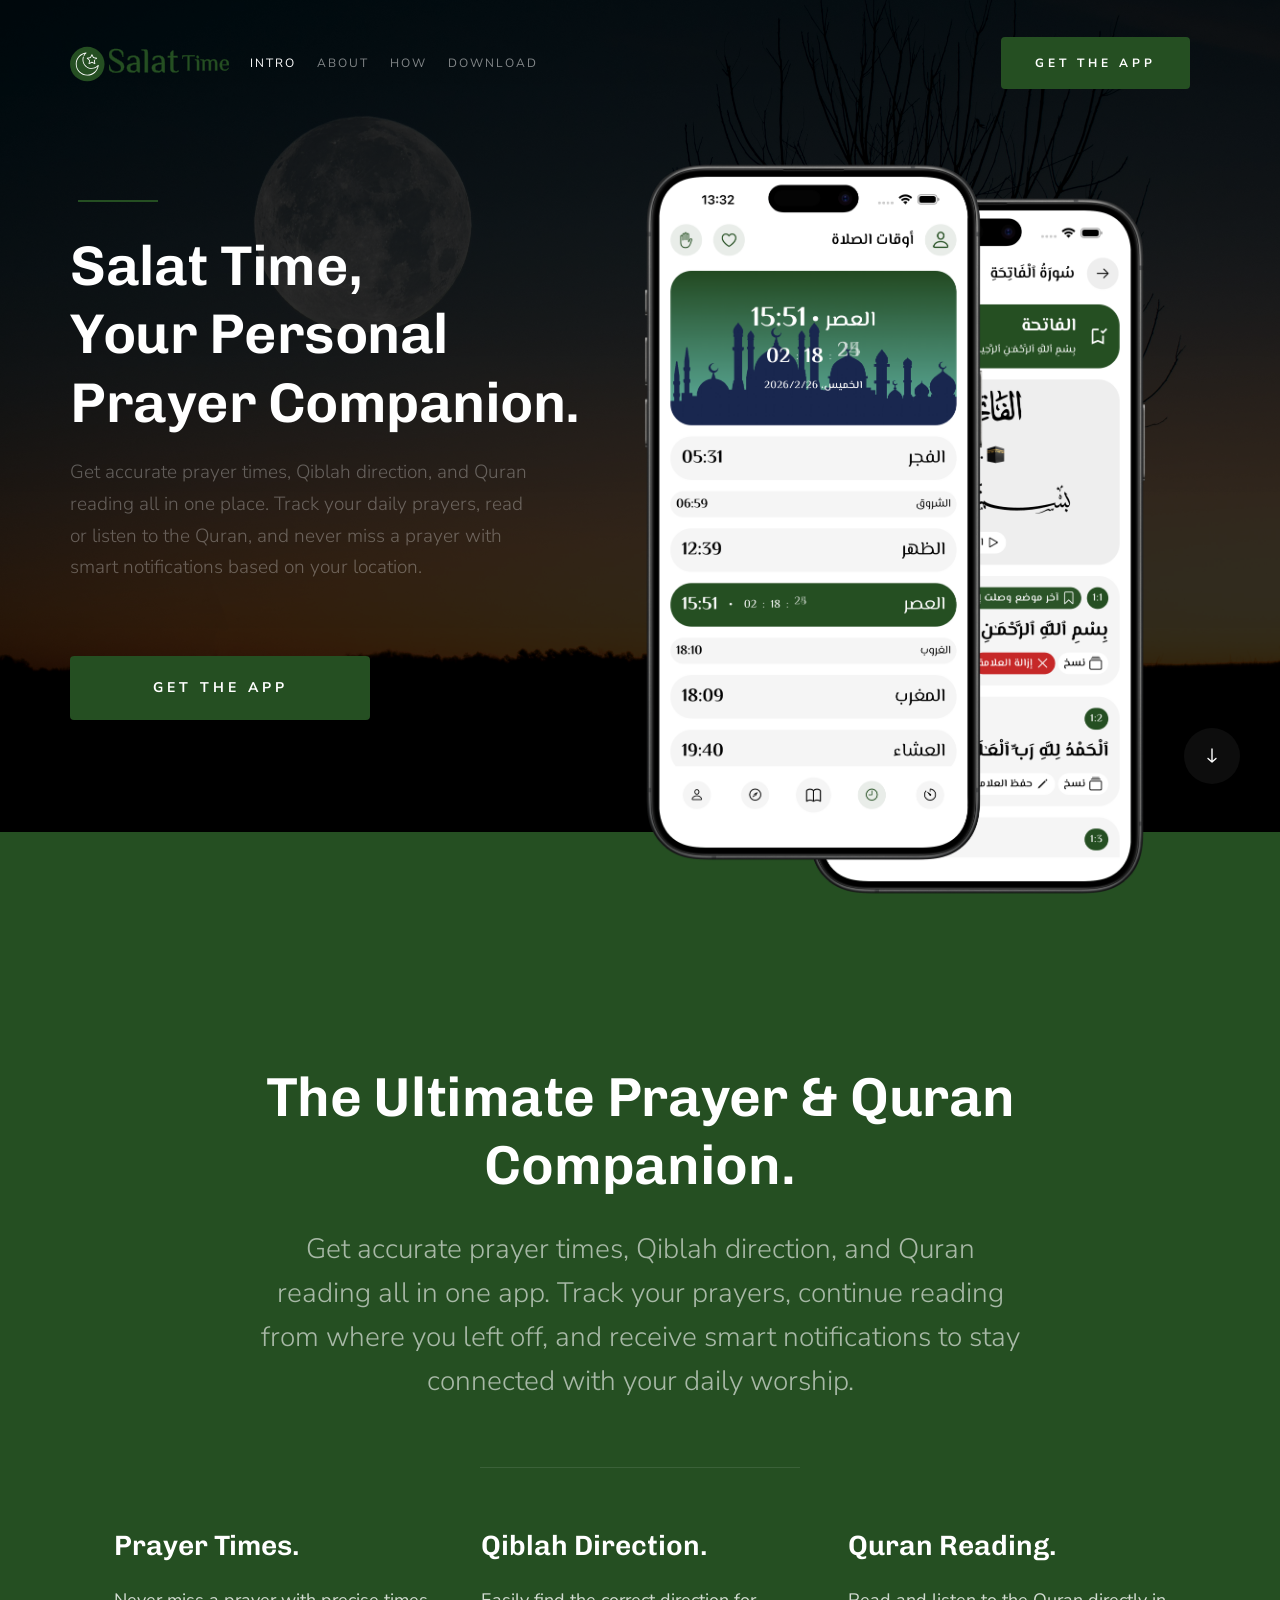
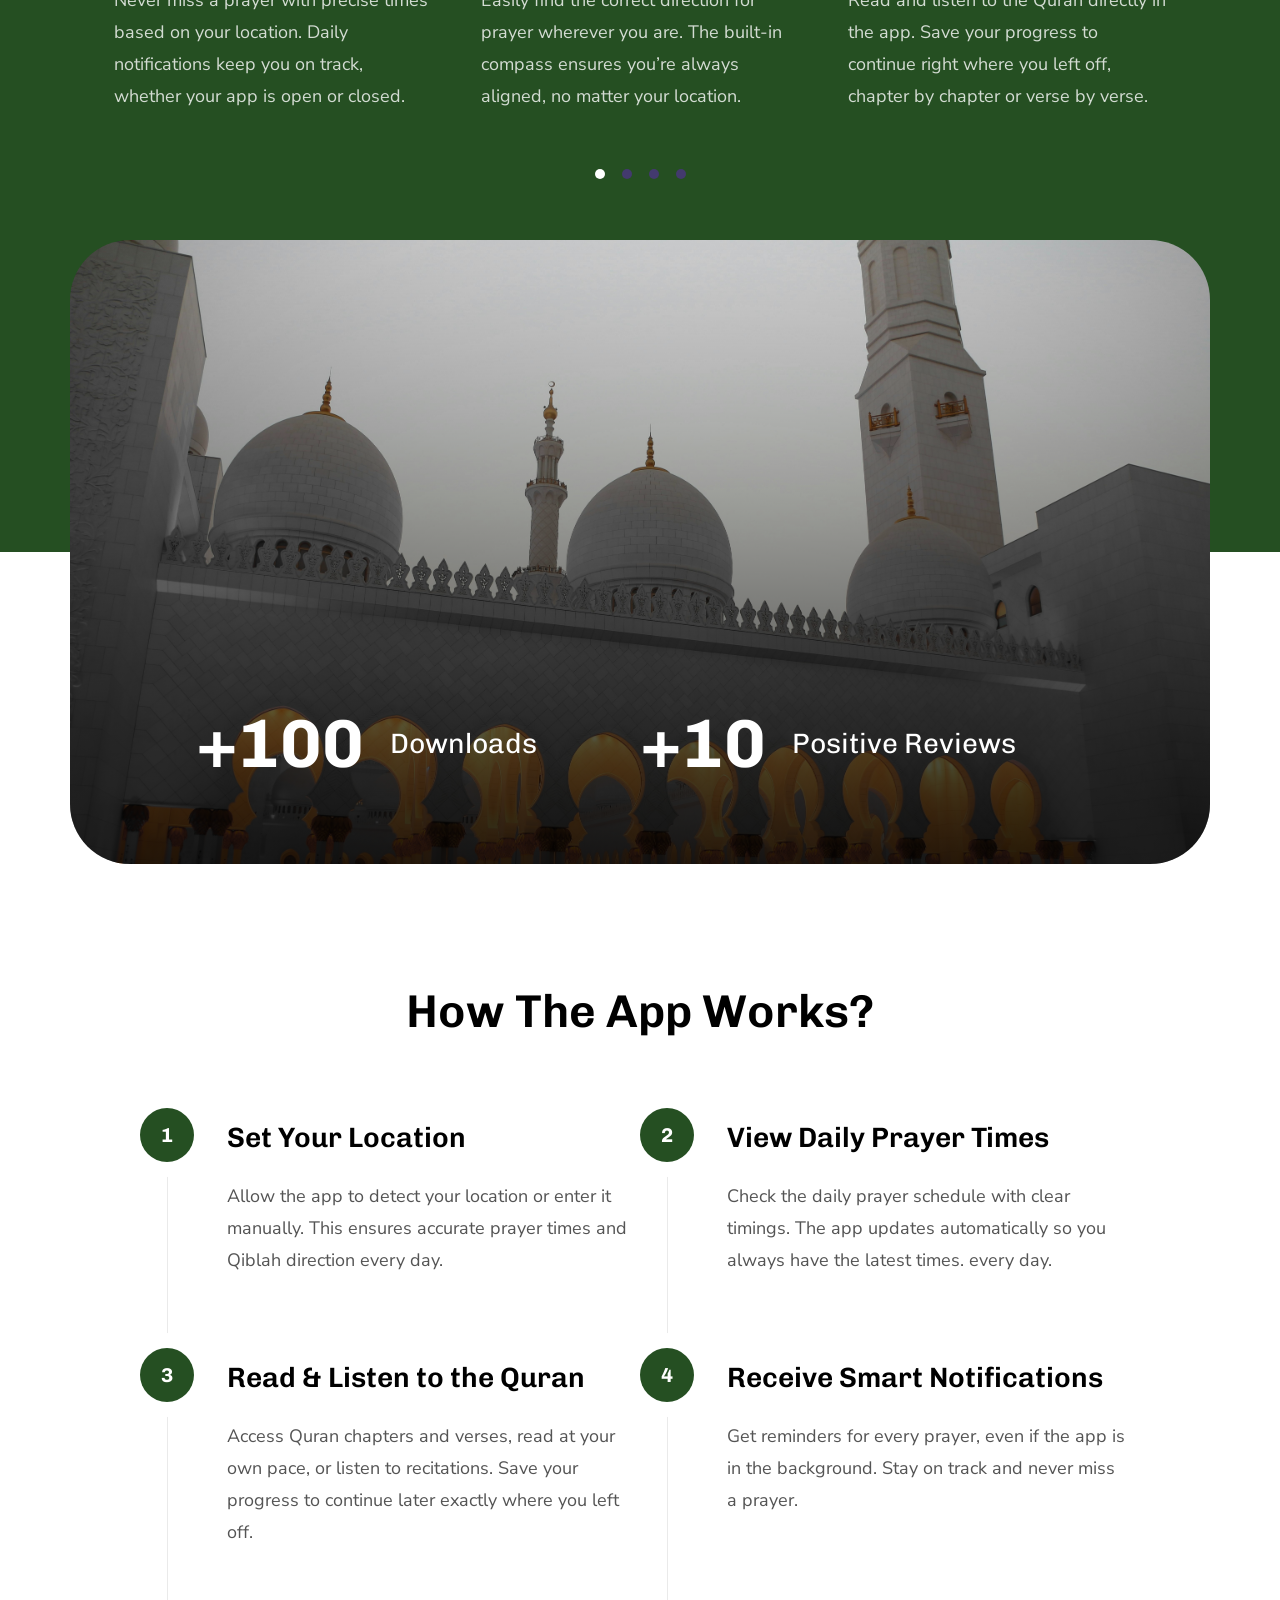
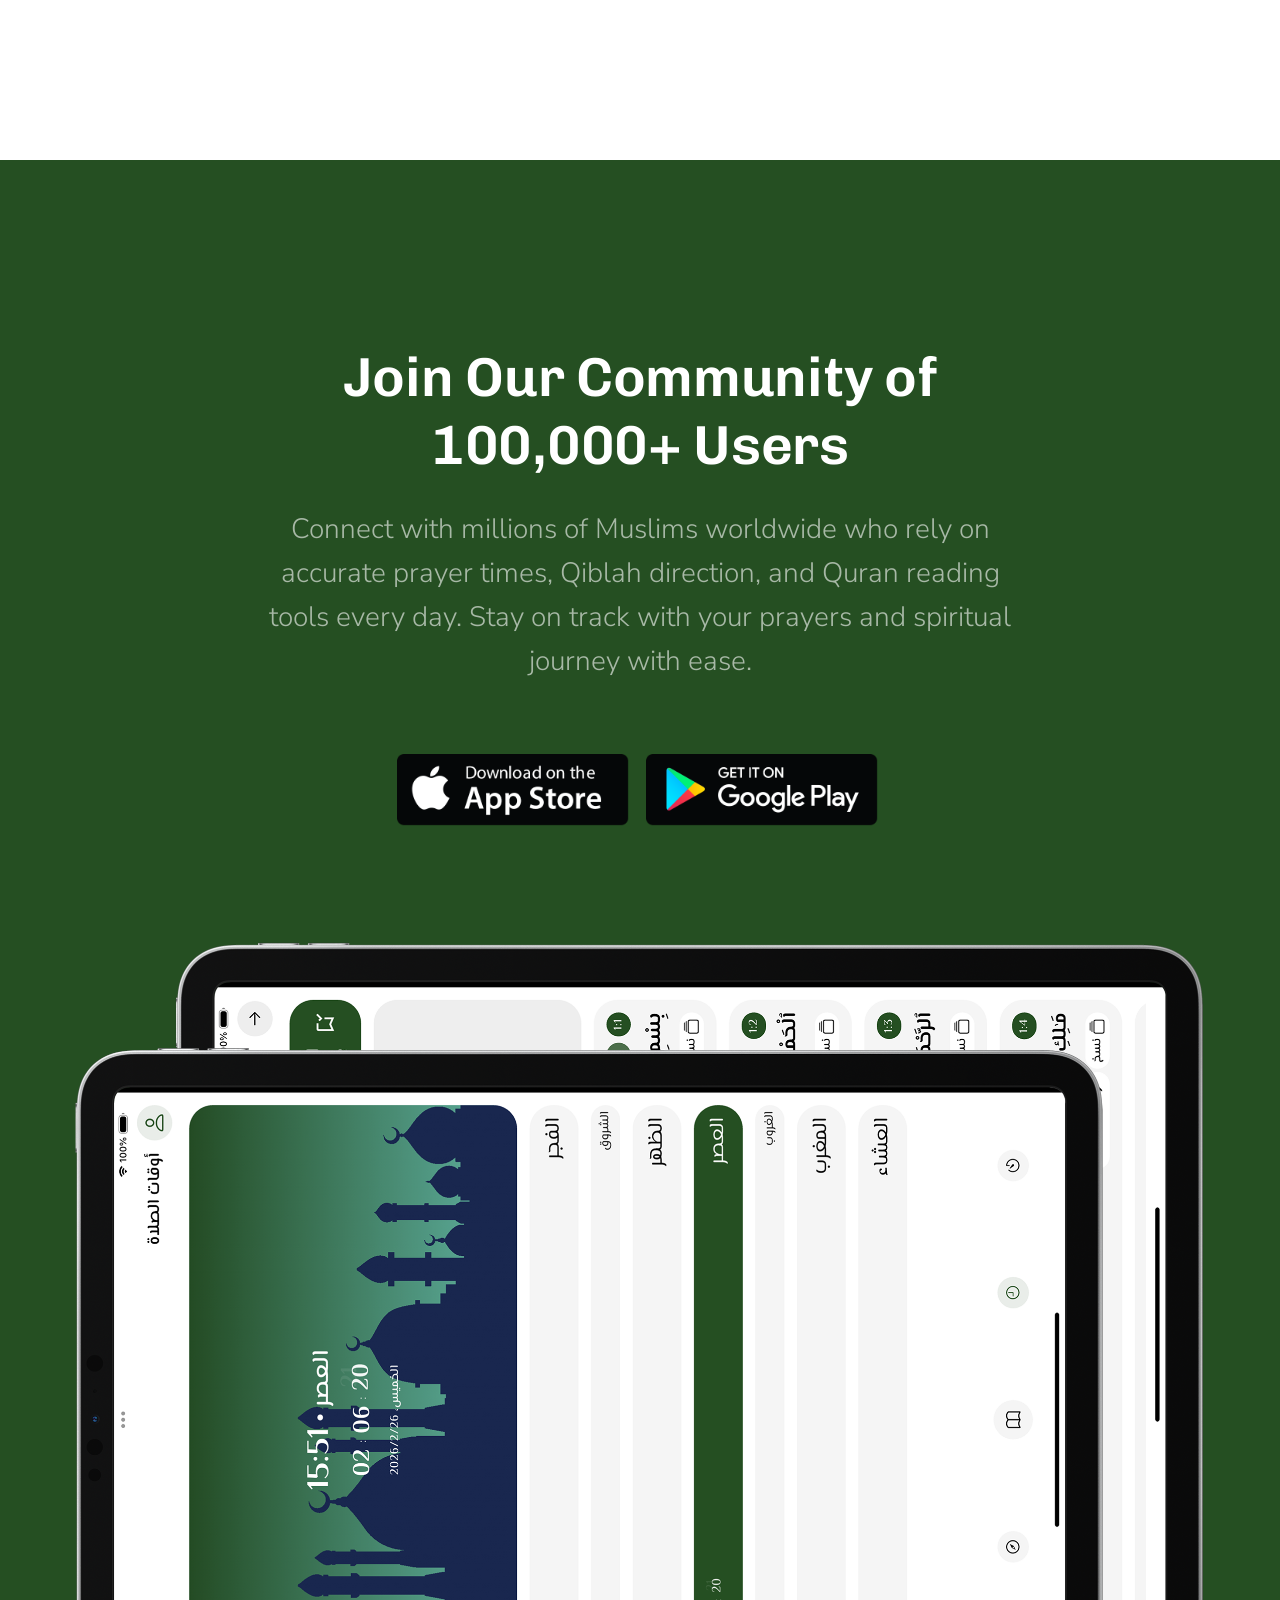
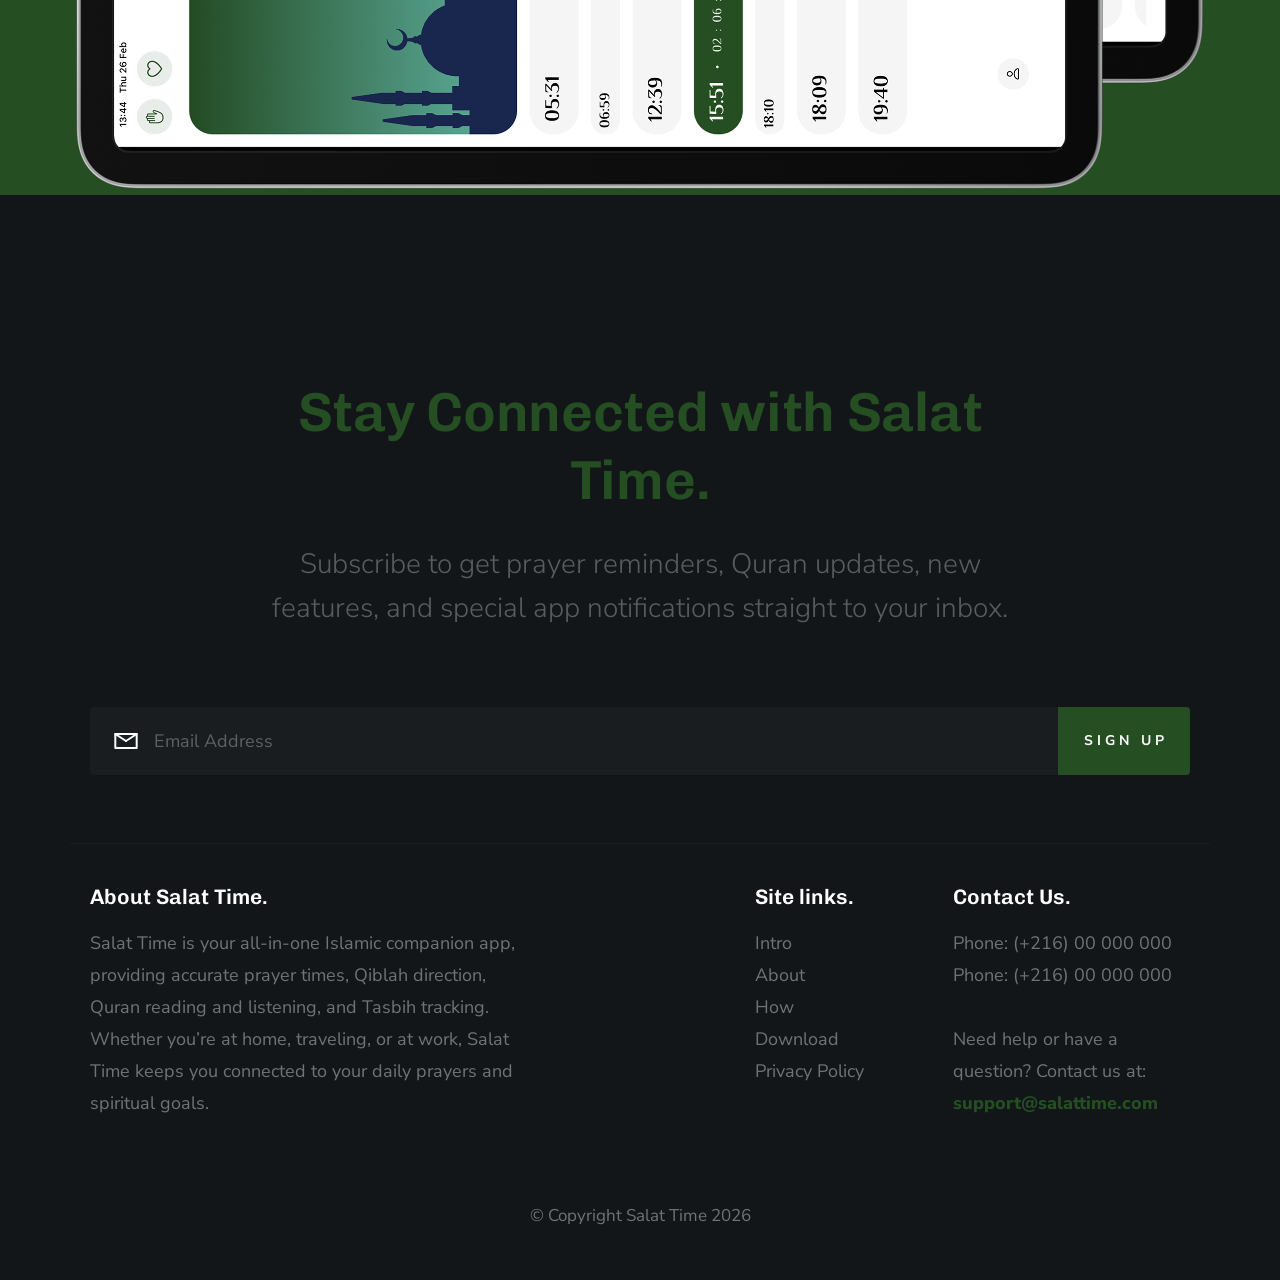
<file: index.html>
<!DOCTYPE html>
<html class="no-js" lang="en">
<head>

    <!--- basic page needs
    ================================================== -->
    <meta charset="utf-8">
    <title>Salat Time</title>
    <meta name="description" content="">
    <meta name="author" content="">

    <!-- mobile specific metas
    ================================================== -->
    <meta name="viewport" content="width=device-width, initial-scale=1">

    <!-- CSS
    ================================================== -->
    <link rel="stylesheet" href="css/base.css">
    <link rel="stylesheet" href="css/vendor.css">
    <link rel="stylesheet" href="css/main.css">

    <!-- script
    ================================================== -->
    <script src="js/modernizr.js"></script>
    <script src="js/pace.min.js"></script>

    <!-- favicons
    ================================================== -->
    <link rel="shortcut icon" href="favicon.ico" type="image/x-icon">
    <link rel="icon" href="favicon.ico" type="image/x-icon">

</head>

<body id="top">

    <!-- preloader
    ================================================== -->
    <div id="preloader">
        <div id="loader" class="dots-jump">
            <div></div>
            <div></div>
            <div></div>
        </div>
    </div>


    <!-- header 
    ================================================== -->
    <header class="s-header">

        <div class="row">
            <div class="header-logo">
                <a class="site-logo" href="index.html">
                    <img src="images/logo.svg" alt="Homepage">
                </a>
            </div>
    
            <nav class="header-nav-wrap">
                <ul class="header-main-nav">
                    <li class="current"><a class="smoothscroll" href="#home" title="intro">Intro</a></li>
                    <li><a class="smoothscroll" href="#about" title="about">About</a></li>
                    <li><a class="smoothscroll" href="#about-how" title="features">How</a></li>
                    <li><a class="smoothscroll" href="#download" title="download">Download</a></li>	
                </ul>
    
                <div class="header-cta">
                    <a href="#download" class="btn btn--primary header-cta__btn smoothscroll">Get The App</a>
                </div>
            </nav> <!-- end header-nav-wrap -->
    
            <a class="header-menu-toggle" href="#"><span>Menu</span></a>
        </div>

    </header> <!-- end header -->


    <!-- home
    ================================================== -->
    <section id="home" class="s-home target-section" data-parallax="scroll" alt="By David Besh" data-image-src="images/hero-bg.jpg" data-natural-width=3000 data-natural-height=2000 data-position-y=center>

        <div class="shadow-overlay"></div>

        <div class="home-content">

            <div class="row home-content__main">

                <div class="home-content__left">
                    <h1>
                    Salat Time, <br>
                    Your Personal Prayer Companion.
                    </h1>
    
                    <h3>
                    Get accurate prayer times, Qiblah direction, and Quran reading all in one place.
                    Track your daily prayers, read or listen to the Quran, and never miss a prayer with smart notifications based on your
                    location.
                    </h3>
    
                    <div class="home-content__btn-wrap">
                        <a href="#download" class="btn btn--primary home-content__btn smoothscroll">
                            Get The App
                        </a>
                    </div>
                </div> <!-- end home-content__left-->

                <div class="home-content__right">
                    <img src="images/hero-app-screens-800.png" srcset="images/hero-app-screens-800.png 1x, images/hero-app-screens-1600.png 2x">
                </div> <!-- end home-content__right -->

            </div> <!-- end home-content__main -->
 

        </div> <!-- end home-content -->

        <a href="#about" class="home-scroll smoothscroll">
            <span class="home-scroll__text">Scroll</span>
            <span class="home-scroll__icon"></span>
        </a> 

    </section> <!-- end s-home -->


    <!-- about
    ================================================== -->
    <section id="about" class="s-about target-section">

        <div class="row section-header has-bottom-sep" data-aos="fade-up">
            <div class="col-full">
                <h1 class="display-1">
                    The Ultimate Prayer & Quran Companion.
                </h1>
                <p class="lead">
                    Get accurate prayer times, Qiblah direction, and Quran reading all in one app. Track your prayers, continue reading from
                    where you left off, and receive smart notifications to stay connected with your daily worship.
                </p>
            </div>
        </div> <!-- end section-header -->

        <div class="row wide about-desc" data-aos="fade-up">

            <div class="col-full slick-slider about-desc__slider">

                <div class="about-desc__slide">
                    <h3 class="item-title">Prayer Times.</h3>

                    <p>
                    Never miss a prayer with precise times based on your location. Daily notifications keep you on track, whether your app
                    is open or closed.
                    </p>
                </div>  <!-- end about-desc__slide -->

                <div class="about-desc__slide">
                    <h3 class="item-title">Qiblah Direction.</h3>

                    <p>
                    Easily find the correct direction for prayer wherever you are. The built-in compass ensures you’re always aligned, no
                    matter your location.
                    </p>
                </div>  <!-- end about-desc__slide -->

                <div class="about-desc__slide">
                    <h3 class="item-title">Quran Reading.</h3>

                    <p>
                    Read and listen to the Quran directly in the app. Save your progress to continue right where you left off, chapter by
                    chapter or verse by verse.
                    </p>
                </div>  <!-- end about-desc__slide -->

                <div class="about-desc__slide">
                    <h3 class="item-title">Smart Reminders.</h3>

                    <p>
                Receive personalized reminders for prayers, track your daily prayer habits, and stay motivated to maintain your
                spiritual routine.

                    </p>
                </div>  <!-- end about-desc__slide -->

            </div> <!-- end about-desc__slider -->
            
        </div> <!-- end about-desc -->

    </section> <!-- end s-about -->


    <!-- about-how
    ================================================== -->
    <section id="about-how" class="s-about-how">

        <div class="row">
           <div class="col-full video-bg" data-aos="fade-up">

                <div class="shadow-overlay"></div>

               

                <div class="stats">
                    <div class="item-stats">
                        <span class="item-stats__num">
                            +100
                        </span>
                        <span class="item-stats__title">
                            Downloads
                        </span>
                    </div> <!-- end item-stats -->
                    <div class="item-stats">
                        <span class="item-stats__num">
                            +10
                        </span>
                        <span class="item-stats__title">
                            Positive Reviews
                        </span>
                    </div> <!-- end item-stats -->
                </div>
           </div> <!-- end video-bg -->
        </div>

        <div class="row process-wrap">

            <h2 class="display-2 text-center" data-aos="fade-up">How The App Works?</h2>

            <div class="process" data-aos="fade-up">
                <div class="process__steps block-1-2 block-tab-full group">

                    <div class="col-block step">
                        <h3 class="item-title">Set Your Location</h3>
                        <p>Allow the app to detect your location or enter it manually. This ensures accurate prayer times and Qiblah direction
                        every day.
                        </p> 
                    </div>

                    <div class="col-block step">
                        <h3 class="item-title">View Daily Prayer Times</h3>
                        <p>Check the daily prayer schedule with clear timings. The app updates automatically so you always have the latest times.
                        every day.
                        </p> 
                    </div>
               
                    <div class="col-block step">
                        <h3 class="item-title">Read & Listen to the Quran</h3>
                        <p>Access Quran chapters and verses, read at your own pace, or listen to recitations. Save your progress to continue later
                        exactly where you left off.
                        </p> 
                    </div>

                    <div class="col-block step">
                        <h3 class="item-title">Receive Smart Notifications</h3>
                        <p>Get reminders for every prayer, even if the app is in the background. Stay on track and never miss a prayer.
                        </p> 
                    </div>  

                </div> <!-- end process__steps -->
           </div> <!-- end process -->
        </div> <!-- end about-how -->

    </section> <!-- end s-about-how -->

    <!-- download
    ================================================== -->
    <section id="download" class="s-download target-section">

        <div class="row section-header align-center" data-aos="fade-up">
            <div class="col-full">
                <h1 class="display-1">
                Join Our Community of 100,000+ Users
                </h1>
                <p class="lead">
                Connect with millions of Muslims worldwide who rely on accurate prayer times, Qiblah direction, and Quran reading tools
                every day. Stay on track with your prayers and spiritual journey with ease.
                </p>
            </div>
        </div> <!-- end section-header -->

        <div class="row">
            <div class="col-full text-center">
                <ul class="download-badges" data-aos="fade-up">
                    <li><a href="https://apps.apple.com/app/this-is-salat-time/id6759725292" title="" class="badge-appstore">App Store</a></li>
                    <li><a href="https://play.google.com/store/apps/details?id=com.salattime.app" title="" class="badge-googleplay">Play Store</a></li>
                </ul>
            </div> 
        </div>

        <div class="row download-bottom-image" data-aos="fade-up">
            <img src="images/app-screen-1400.png" 
                srcset="images/app-screen-600.png 600w, 
                        images/app-screen-1400.png 1400w, 
                        images/app-screen-2800.png 2800w" 
                sizes="(max-width: 2800px) 100vw, 2800px" 
                alt="App Screenshots"> 
        </div>

    </section> <!-- end s-download -->


    <!-- footer
    ================================================== -->
    <footer class="s-footer footer">

        <div class="row section-header align-center">
            <div class="col-full">
                <h1 class="display-1">
                    Stay Connected with Salat Time.
                </h1>
                <p class="lead">
Subscribe to get prayer reminders, Quran updates, new features, and special app notifications straight to your inbox.                </p>
            </div>
        </div> <!-- end section-header -->

        <div class="row footer__top">

            <div class="col-full footer__subscribe end">
                <div class="subscribe-form">
                    <form id="mc-form" class="group" novalidate="true">

                        <input type="email" value="" name="EMAIL" class="email" id="mc-email" placeholder="Email Address" required="">
            
                        <input type="submit" name="subscribe" value="Sign Up">
            
                        <label for="mc-email" class="subscribe-message"></label>
            
                    </form>
                </div>
            </div>

        </div> <!-- end footer__top -->

        <div class="row footer__bottom">

            <div class="footer__about col-five tab-full left">

                <h4>About Salat Time.</h4>

                <p>
            Salat Time is your all-in-one Islamic companion app, providing accurate prayer times, Qiblah direction, Quran reading
            and listening, and Tasbih tracking. Whether you’re at home, traveling, or at work, Salat Time keeps you connected to
            your daily prayers and spiritual goals. </p>

                <!-- <ul class="footer__social">
                    <li><a href="#0"><i class="fab fa-facebook-f" aria-hidden="true"></i></a></li>
                    <li><a href="#0"><i class="fab fa-twitter" aria-hidden="true"></i></a></li>
                    <li><a href="#0"><i class="fab fa-instagram" aria-hidden="true"></i></a></li>
                </ul> -->
            </div>

            <div class="col-five md-seven tab-full right end">
                <div class="row">

                    <div class="footer__site-links col-five mob-full">
                        <h4>Site links.</h4>

                        <ul class="footer__site-links">
                            <li><a href="#home" class="smoothscroll">Intro</a></li>
                            <li><a href="#about" class="smoothscroll">About</a></li>
                            <li><a href="#about-how" class="smoothscroll">How</a></li>
                            <li><a href="#download" class="smoothscroll">Download</a></li>
                            <li><a href="privacy-policy.html">Privacy Policy</a></li>
                        </ul>
                    </div>

                    <div class="footer__contact col-seven mob-full">
                        <h4>Contact Us.</h4>

                        <p>
                          Phone: (+216) 00 000 000 <br />
                Phone: (+216) 00 000 000 <br />
                        </p>
                        <p>
                        Need help or have a question? Contact us at: <br>
                        <a href="mailto:#0" class="footer__mail-link">support@salattime.com</a>
                        </p>
                    </div>

                </div>
            </div>

            <div class="col-full ss-copyright">
                <span>&copy; Copyright Salat Time 2026</span> 
             </div>

        </div> <!-- end footer__bottom -->

        <div class="go-top">
            <a class="smoothscroll" title="Back to Top" href="#top"></a>
        </div>

    </footer> <!-- end s-footer -->


    <!-- Java Script
    ================================================== -->
    <script src="js/jquery-3.2.1.min.js"></script>
    <script src="js/plugins.js"></script>
    <script src="js/main.js"></script>

</body>
</file>
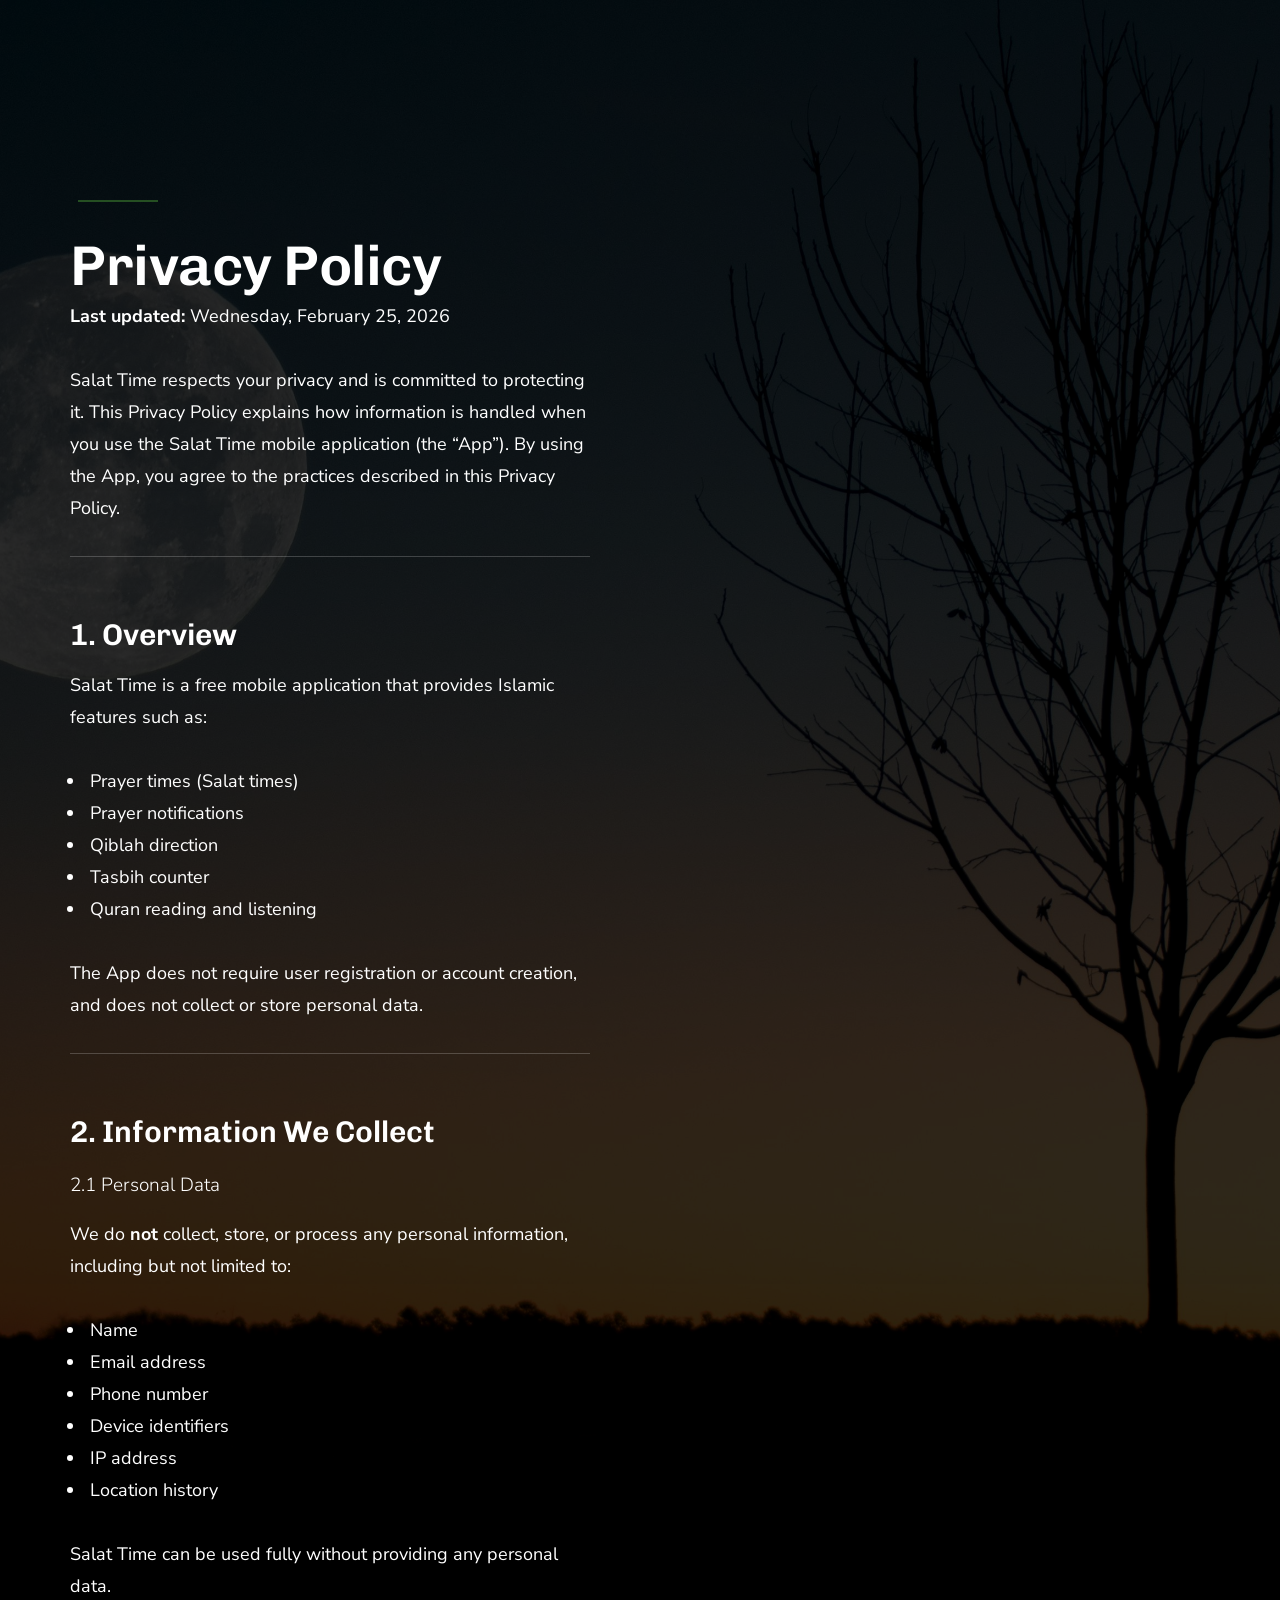
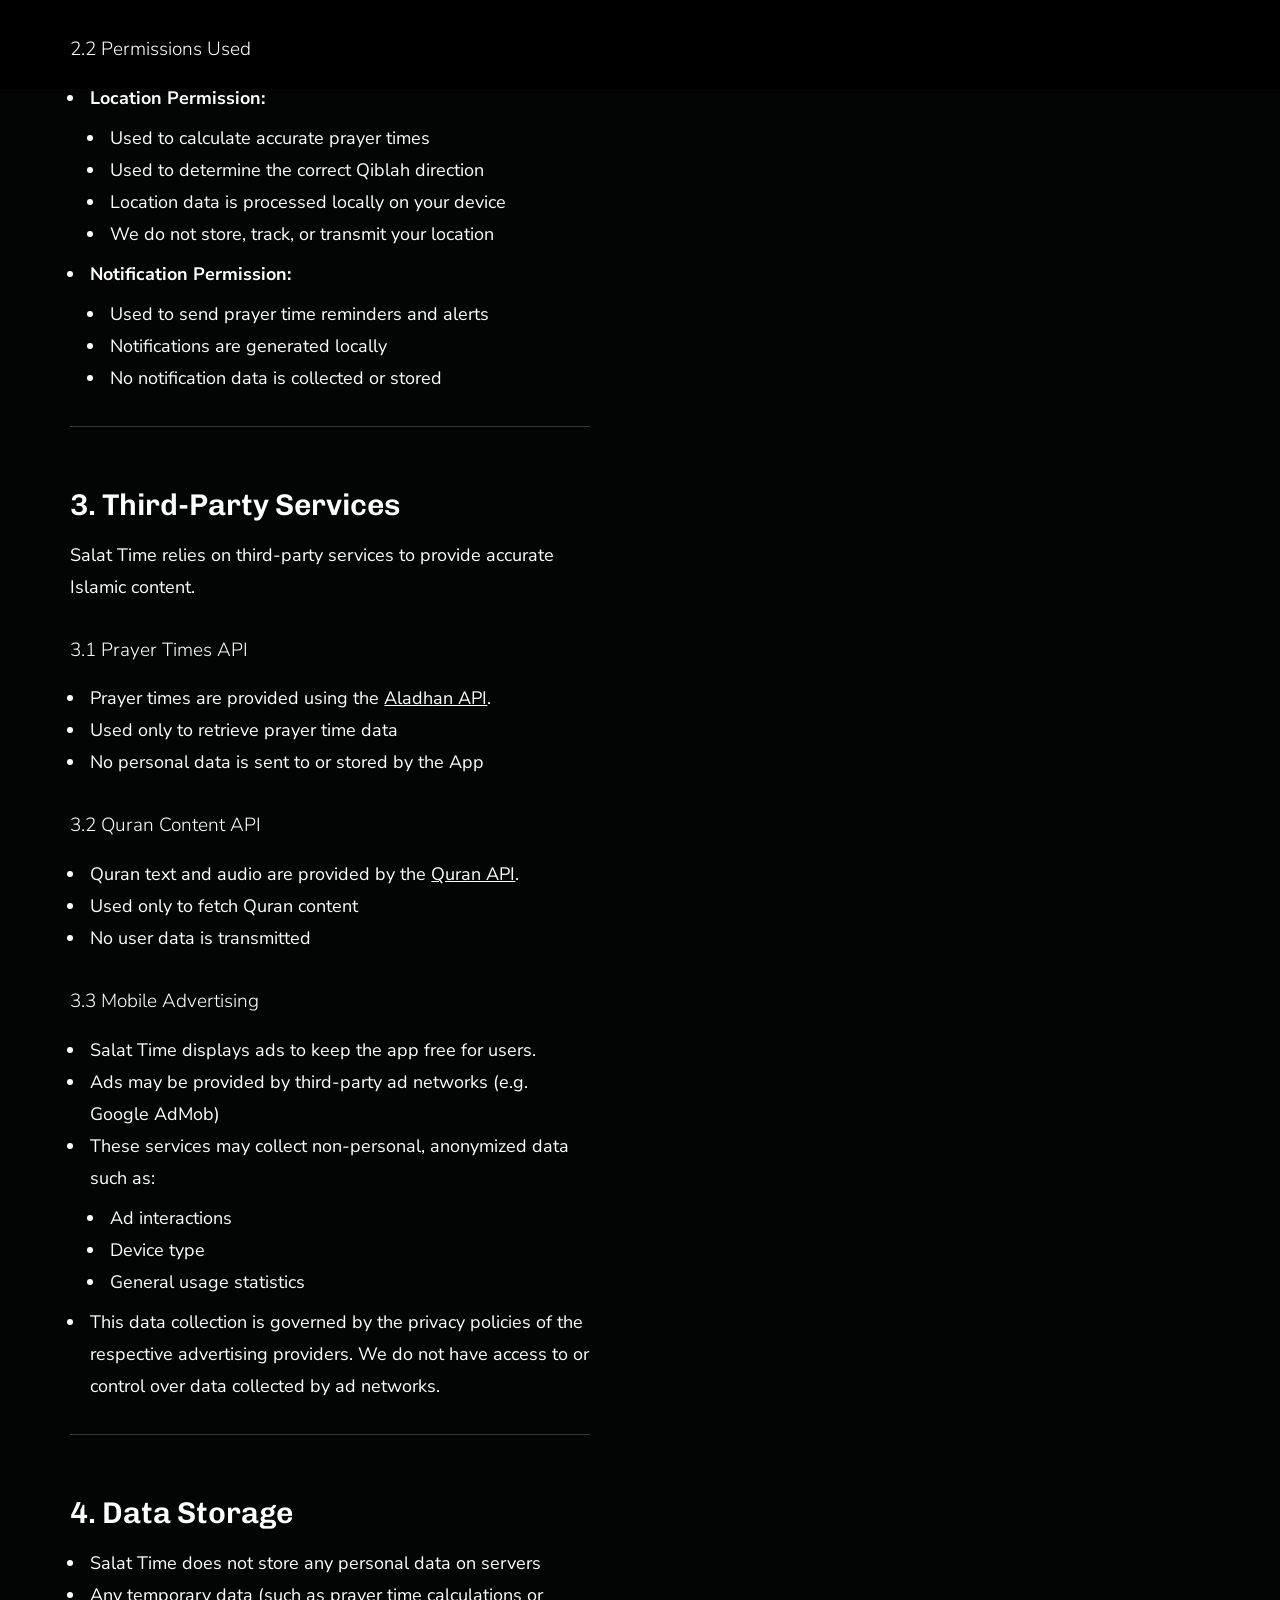
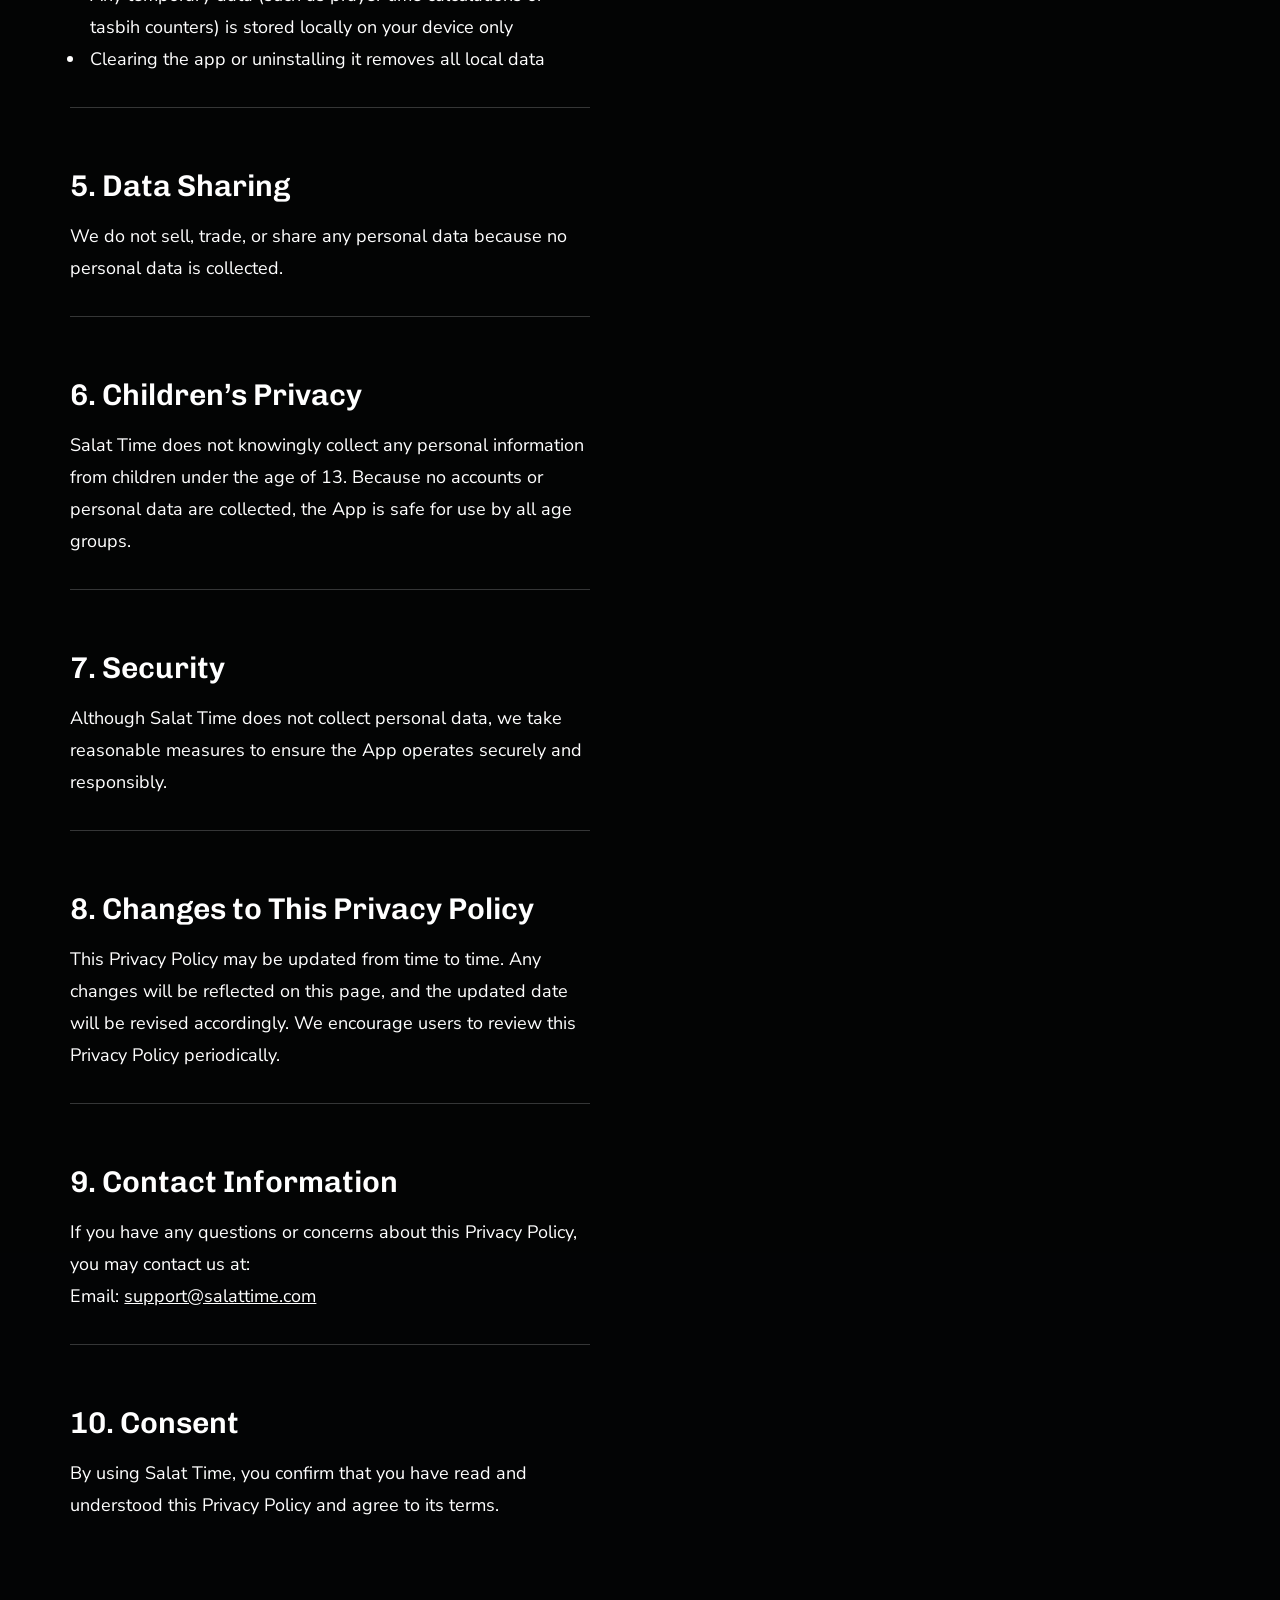
<file: privacy-policy.html>
<!doctype html>
<html lang="en">

<head>
  <!--- basic page needs
    ================================================== -->
  <meta charset="utf-8" />
  <title>Privacy Policy - Salat Time</title>
  <meta name="description" content="" />
  <meta name="author" content="" />

  <!-- mobile specific metas
    ================================================== -->
  <meta name="viewport" content="width=device-width, initial-scale=1" />

  <!-- CSS
    ================================================== -->
  <link rel="stylesheet" href="css/base.css" />
  <link rel="stylesheet" href="css/vendor.css" />
  <link rel="stylesheet" href="css/main.css" />

  <!-- script
    ================================================== -->
  <script src="js/modernizr.js"></script>
  <script src="js/pace.min.js"></script>

  <!-- favicons
    ================================================== -->
  <link rel="shortcut icon" href="favicon.ico" type="image/x-icon" />
  <link rel="icon" href="favicon.ico" type="image/x-icon" />
</head>

<body id="top">
  <!-- preloader
            ================================================== -->
  <div id="preloader">
    <div id="loader" class="dots-jump">
      <div></div>
      <div></div>
      <div></div>
    </div>
  </div>


  <!-- main content -->
  <section id="privacy-policy" class="s-home target-section" data-parallax="scroll" data-image-src="images/hero-bg.jpg"
    data-natural-width="3000" data-natural-height="2000" data-position-y="center">
    <div class="shadow-overlay"></div>
    <div class="home-content">
      <div class="row home-content__main">
        <div class="home-content__left privacy-white-text">
          <h1>Privacy Policy</h1>
          <p><strong>Last updated:</strong> Wednesday, February 25, 2026</p>
          <p>
            Salat Time respects your privacy and is committed to protecting it. This Privacy Policy explains how
            information is handled when you use the Salat Time mobile application (the “App”). By using the App, you
            agree to the practices described in this Privacy Policy.
          </p>
          <hr>
          <h2>1. Overview</h2>
          <p>Salat Time is a free mobile application that provides Islamic features such as:</p>
          <ul>
            <li>Prayer times (Salat times)</li>
            <li>Prayer notifications</li>
            <li>Qiblah direction</li>
            <li>Tasbih counter</li>
            <li>Quran reading and listening</li>
          </ul>
          <p>The App does not require user registration or account creation, and does not collect or store personal
            data.</p>
          <hr>
          <h2>2. Information We Collect</h2>
          <h3>2.1 Personal Data</h3>
          <p>We do <strong>not</strong> collect, store, or process any personal information, including but not limited
            to:</p>
          <ul>
            <li>Name</li>
            <li>Email address</li>
            <li>Phone number</li>
            <li>Device identifiers</li>
            <li>IP address</li>
            <li>Location history</li>
          </ul>
          <p>Salat Time can be used fully without providing any personal data.</p>
          <h3>2.2 Permissions Used</h3>
          <ul>
            <li><strong>Location Permission:</strong>
              <ul>
                <li>Used to calculate accurate prayer times</li>
                <li>Used to determine the correct Qiblah direction</li>
                <li>Location data is processed locally on your device</li>
                <li>We do not store, track, or transmit your location</li>
              </ul>
            </li>
            <li><strong>Notification Permission:</strong>
              <ul>
                <li>Used to send prayer time reminders and alerts</li>
                <li>Notifications are generated locally</li>
                <li>No notification data is collected or stored</li>
              </ul>
            </li>
          </ul>
          <hr>
          <h2>3. Third-Party Services</h2>
          <p>Salat Time relies on third-party services to provide accurate Islamic content.</p>
          <h3>3.1 Prayer Times API</h3>
          <ul>
            <li>Prayer times are provided using the <a href="https://aladhan.com/" target="_blank">Aladhan API</a>.</li>
            <li>Used only to retrieve prayer time data</li>
            <li>No personal data is sent to or stored by the App</li>
          </ul>
          <h3>3.2 Quran Content API</h3>
          <ul>
            <li>Quran text and audio are provided by the <a href="https://quranapi.pages.dev/" target="_blank">Quran
                API</a>.</li>
            <li>Used only to fetch Quran content</li>
            <li>No user data is transmitted</li>
          </ul>
          <h3>3.3 Mobile Advertising</h3>
          <ul>
            <li>Salat Time displays ads to keep the app free for users.</li>
            <li>Ads may be provided by third-party ad networks (e.g. Google AdMob)</li>
            <li>These services may collect non-personal, anonymized data such as:
              <ul>
                <li>Ad interactions</li>
                <li>Device type</li>
                <li>General usage statistics</li>
              </ul>
            </li>
            <li>This data collection is governed by the privacy policies of the respective advertising providers. We do
              not have access to or control over data collected by ad networks.</li>
          </ul>
          <hr>
          <h2>4. Data Storage</h2>
          <ul>
            <li>Salat Time does not store any personal data on servers</li>
            <li>Any temporary data (such as prayer time calculations or tasbih counters) is stored locally on your
              device only</li>
            <li>Clearing the app or uninstalling it removes all local data</li>
          </ul>
          <hr>
          <h2>5. Data Sharing</h2>
          <p>We do not sell, trade, or share any personal data because no personal data is collected.</p>
          <hr>
          <h2>6. Children’s Privacy</h2>
          <p>Salat Time does not knowingly collect any personal information from children under the age of 13. Because
            no accounts or personal data are collected, the App is safe for use by all age groups.</p>
          <hr>
          <h2>7. Security</h2>
          <p>Although Salat Time does not collect personal data, we take reasonable measures to ensure the App operates
            securely and responsibly.</p>
          <hr>
          <h2>8. Changes to This Privacy Policy</h2>
          <p>This Privacy Policy may be updated from time to time. Any changes will be reflected on this page, and the
            updated date will be revised accordingly. We encourage users to review this Privacy Policy periodically.</p>
          <hr>
          <h2>9. Contact Information</h2>
          <p>If you have any questions or concerns about this Privacy Policy, you may contact us at:<br>
            Email: <a href="mailto:support@salattime.com">support@salattime.com</a></p>
          <hr>
          <h2>10. Consent</h2>
          <p>By using Salat Time, you confirm that you have read and understood this Privacy Policy and agree to its
            terms.</p>
        </div>
        <style>
          .privacy-white-text {
            color: #fff;
          }

          .privacy-white-text a {
            color: #fff;
            text-decoration: underline;
          }

          .privacy-white-text h1,
          .privacy-white-text h2,
          .privacy-white-text h3,
          .privacy-white-text h4,
          .privacy-white-text strong {
            color: #fff;
          }

          .privacy-white-text hr {
            border-color: rgba(255, 255, 255, 0.2);
          }
        </style>
      </div>

    </div>
    </div>
  </section>


  <!-- Java Script
    ================================================== -->
  <script src="js/jquery-3.2.1.min.js"></script>
  <script src="js/plugins.js"></script>
  <script src="js/main.js"></script>
</body>

</html>
</file>
<file: css/base.css>
/* =================================================================== 
 *
 *  Salat Time v1.0 Base Stylesheet
 *  11-06-2018
 *  ------------------------------------------------------------------
 *
 *  TOC:
 *  # imports 
 *  # normalize
 *  # basic/base setup styles 
 *    ## Media
 *    ## Typography resets 
 *    ## links 
 *    ## inputs
 *  # grid
 *    ## medium size devices  
 *    ## tablets   
 *    ## mobile devices
 *    ## small mobile devices
 *  # block grids
 *    ## medium size devices
 *    ## tablets
 *    ## mobile devices
 *  # MISC
 *
 * =================================================================== */



/* ===================================================================
 * # imports 
 *
 * ------------------------------------------------------------------- */
@import url("https://fonts.googleapis.com/css?family=Nunito+Sans:300,400,500,600,700|Chivo:300,400,700,700i,900");
@import url("font-awesome/css/fontawesome-all.css");
@import url("micons/micons.css");



/* ===================================================================
 * # normalize
 * normalize.css v5.0.0 | MIT License |
 * github.com/necolas/normalize.css
 *
 * ------------------------------------------------------------------- */
html {
  font-family: sans-serif;
  line-height: 1.15;
  -ms-text-size-adjust: 100%;
  -webkit-text-size-adjust: 100%;
}

body {
  margin: 0;
}

article,
aside,
footer,
header,
nav,
section {
  display: block;
}

h1 {
  font-size: 2em;
  margin: 0.67em 0;
}

figcaption,
figure,
main {
  display: block;
}

figure {
  margin: 1em 40px;
}

hr {
  box-sizing: content-box;
  height: 0;
  overflow: visible;
}

pre {
  font-family: monospace, monospace;
  font-size: 1em;
}

a {
  background-color: transparent;
  -webkit-text-decoration-skip: objects;
}

a:active,
a:hover {
  outline-width: 0;
}

abbr[title] {
  border-bottom: none;
  text-decoration: underline;
  text-decoration: underline dotted;
}

b,
strong {
  font-weight: inherit;
}

b,
strong {
  font-weight: bolder;
}

code,
kbd,
samp {
  font-family: monospace, monospace;
  font-size: 1em;
}

dfn {
  font-style: italic;
}

mark {
  background-color: #ff0;
  color: #000;
}

small {
  font-size: 80%;
}

sub,
sup {
  font-size: 75%;
  line-height: 0;
  position: relative;
  vertical-align: baseline;
}

sub {
  bottom: -0.25em;
}

sup {
  top: -0.5em;
}

audio,
video {
  display: inline-block;
}

audio:not([controls]) {
  display: none;
  height: 0;
}

img {
  border-style: none;
}

svg:not(:root) {
  overflow: hidden;
}

button,
input,
optgroup,
select,
textarea {
  font-family: sans-serif;
  font-size: 100%;
  line-height: 1.15;
  margin: 0;
}

button,
input {
  overflow: visible;
}

button,
select {
  text-transform: none;
}

button,
html [type="button"],
[type="reset"],
[type="submit"] {
  -webkit-appearance: button;
}

button::-moz-focus-inner,
[type="button"]::-moz-focus-inner,
[type="reset"]::-moz-focus-inner,
[type="submit"]::-moz-focus-inner {
  border-style: none;
  padding: 0;
}

button:-moz-focusring,
[type="button"]:-moz-focusring,
[type="reset"]:-moz-focusring,
[type="submit"]:-moz-focusring {
  outline: 1px dotted ButtonText;
}

fieldset {
  border: 1px solid #c0c0c0;
  margin: 0 2px;
  padding: 0.35em 0.625em 0.75em;
}

legend {
  box-sizing: border-box;
  color: inherit;
  display: table;
  max-width: 100%;
  padding: 0;
  white-space: normal;
}

progress {
  display: inline-block;
  vertical-align: baseline;
}

textarea {
  overflow: auto;
}

[type="checkbox"],
[type="radio"] {
  box-sizing: border-box;
  padding: 0;
}

[type="number"]::-webkit-inner-spin-button,
[type="number"]::-webkit-outer-spin-button {
  height: auto;
}

[type="search"] {
  -webkit-appearance: textfield;
  outline-offset: -2px;
}

[type="search"]::-webkit-search-cancel-button,
[type="search"]::-webkit-search-decoration {
  -webkit-appearance: none;
}

::-webkit-file-upload-button {
  -webkit-appearance: button;
  font: inherit;
}

details,
menu {
  display: block;
}

summary {
  display: list-item;
}

canvas {
  display: inline-block;
}

template {
  display: none;
}

[hidden] {
  display: none;
}



/* ===================================================================
 * # basic/base setup styles
 *
 * ------------------------------------------------------------------- */
html {
  font-size: 62.5%;
  box-sizing: border-box;
}

*,
*::before,
*::after {
  box-sizing: inherit;
}

body {
  font-weight: normal;
  line-height: 1;
  word-wrap: break-word;
  text-rendering: optimizeLegibility;
  -webkit-overflow-scrolling: touch;
  -webkit-text-size-adjust: none;
}

body,
input,
button {
  -moz-osx-font-smoothing: grayscale;
  -webkit-font-smoothing: antialiased;
}


/* ------------------------------------------------------------------- 
 * ## Media
 * ------------------------------------------------------------------- */
img,
video {
  max-width: 100%;
  height: auto;
}


/* ------------------------------------------------------------------- 
 * ## Typography resets 
 * ------------------------------------------------------------------- */
div, dl, dt, dd, ul, ol, li, h1, h2, h3, h4, h5, h6, pre, form, p, blockquote, th, td {
  margin: 0;
  padding: 0;
}

h1, h2, h3, h4, h5, h6 {
  -webkit-font-smoothing: auto;
  -webkit-font-smoothing: antialiased;
  -webkit-font-variant-ligatures: common-ligatures;
  -moz-font-variant-ligatures: common-ligatures;
  font-variant-ligatures: common-ligatures;
  text-rendering: optimizeLegibility;
}

em,
i {
  font-style: italic;
  line-height: inherit;
}

strong,
b {
  font-weight: bold;
  line-height: inherit;
}

small {
  font-size: 60%;
  line-height: inherit;
}

ol,
ul {
  list-style: none;
}

li {
  display: block;
}


/* ------------------------------------------------------------------- 
 * ## links
 * ------------------------------------------------------------------- */
a {
  text-decoration: none;
  line-height: inherit;
}

a img {
  border: none;
}


/* ------------------------------------------------------------------- 
 * ## inputs
 * ------------------------------------------------------------------- */
fieldset {
  margin: 0;
  padding: 0;
}

input[type="email"],
input[type="number"],
input[type="search"],
input[type="text"],
input[type="tel"],
input[type="url"],
input[type="password"],
textarea {
  -webkit-appearance: none;
  -moz-appearance: none;
  -ms-appearance: none;
  -o-appearance: none;
  appearance: none;
}



/* ===================================================================
 * # grid
 *
 * ------------------------------------------------------------------- */
.row {
  width: 89%;
  max-width: 1200px;
  margin: 0 auto;
}

.row:after {
  content: "";
  display: table;
  clear: both;
}

.row .row {
  width: auto;
  max-width: none;
  margin-left: -20px;
  margin-right: -20px;
}

/* column blocks
 * -------------------------------------- */
[class*="col-"] {
  float: left;
  padding: 0 20px;
}

[class*="col-"] + [class*="col-"].end {
  float: right;
}

.collapse > [class*="col-"],
[class*="col-"].collapse {
  padding: 0;
}

/* column width classes 
 * -------------------------------------- */
.col-one {
  width: 8.33333%;
}

.col-two,
.col-1-6 {
  width: 16.66667%;
}

.col-three,
.col-1-4 {
  width: 25%;
}

.col-four,
.col-1-3 {
  width: 33.33333%;
}

.col-five {
  width: 41.66667%;
}

.col-six,
.col-1-2 {
  width: 50%;
}

.col-seven {
  width: 58.33333%;
}

.col-eight,
.col-2-3 {
  width: 66.66667%;
}

.col-nine,
.col-3-4 {
  width: 75%;
}

.col-ten,
.col-5-6 {
  width: 83.33333%;
}

.col-eleven {
  width: 91.66667%;
}

.col-twelve,
.col-full {
  width: 100%;
}


/* ------------------------------------------------------------------- 
 * ## medium size devices
 * ------------------------------------------------------------------- */
@media only screen and (max-width:1200px) {
  .row .row {
    margin-left: -16px;
    margin-right: -16px;
  }

  [class*="col-"] {
    padding: 0 16px;
  }

  .md-one {
    width: 8.33333%;
  }

  .md-two,
  .md-1-6 {
    width: 16.66667%;
  }

  .md-three,
  .md-1-4 {
    width: 25%;
  }

  .md-four,
  .md-1-3 {
    width: 33.33333%;
  }

  .md-five {
    width: 41.66667%;
  }

  .md-six,
  .md-1-2 {
    width: 50%;
  }

  .md-seven {
    width: 58.33333%;
  }

  .md-eight,
  .md-2-3 {
    width: 66.66667%;
  }

  .md-nine,
  .md-3-4 {
    width: 75%;
  }

  .md-ten,
  .md-5-6 {
    width: 83.33333%;
  }

  .md-eleven {
    width: 91.66667%;
  }

  .md-twelve,
  .md-full {
    width: 100%;
  }

}


/* ------------------------------------------------------------------- 
 * ## tablets
 * ------------------------------------------------------------------- */
@media only screen and (max-width:800px) {
  .row {
    width: 90%;
  }

  .tab-1-4 {
    width: 25%;
  }

  .tab-1-3 {
    width: 33.33333%;
  }

  .tab-1-2 {
    width: 50%;
  }

  .tab-2-3 {
    width: 66.66667%;
  }

  .tab-3-4 {
    width: 75%;
  }

  .tab-full {
    width: 100%;
  }

  .hide-on-tablet {
    display: none;
  }

}


/* ------------------------------------------------------------------- 
 * ## mobile devices
 * ------------------------------------------------------------------- */
@media only screen and (max-width:600px) {
  .row {
    width: auto;
    padding-left: 25px;
    padding-right: 25px;
  }

  .row .row {
    margin-left: -10px;
    margin-right: -10px;
    padding-left: 0;
    padding-right: 0;
  }

  [class*="col-"] {
    padding: 0 10px;
  }

  .mob-1-4 {
    width: 25%;
  }

  .mob-1-3 {
    width: 33.33333%;
  }

  .mob-1-2 {
    width: 50%;
  }

  .mob-2-3 {
    width: 66.66667%;
  }

  .mob-3-4 {
    width: 75%;
  }

  .mob-full {
    width: 100%;
  }

  .hide-on-mobile {
    display: none;
  }

}


/* ------------------------------------------------------------------- 
 * ## small mobile devices
 * ------------------------------------------------------------------- */

/* stack columns on small mobile devices
 * ------------------------------------------------------------------- */
@media only screen and (max-width:400px) {
  .row .row {
    margin-left: 0;
    margin-right: 0;
  }

  [class*="col-"]:not(.col-block) {
    width: 100% !important;
    float: none !important;
    clear: both !important;
    margin-left: 0;
    margin-right: 0;
    padding: 0;
  }

  [class*="col-"] + [class*="col-"].end {
    float: none;
  }

  .stack .col-block {
    width: 100% !important;
    float: none !important;
    clear: both !important;
    margin-left: 0;
    margin-right: 0;
    padding: 0;
  }

}



/* ===================================================================
 * # block grids
 * ------------------------------------------------------------------- */

/* Equally-sized columns define at row level
 * ------------------------------------------------------------------- */
[class*="block-"]:after {
  content: "";
  display: table;
  clear: both;
}

.block-1-6 .col-block {
  width: 16.66667%;
}

.block-1-5 .col-block {
  width: 20%;
}

.block-1-4 .col-block {
  width: 25%;
}

.block-1-3 .col-block {
  width: 33.33333%;
}

.block-1-2 .col-block {
  width: 50%;
}

/**
 * Clearing for block grid columns. Allow columns with 
 * different heights to align properly.
 */
.block-1-6 .col-block:nth-child(6n+1),
.block-1-5 .col-block:nth-child(5n+1),
.block-1-4 .col-block:nth-child(4n+1),
.block-1-3 .col-block:nth-child(3n+1),
.block-1-2 .col-block:nth-child(2n+1) {
  clear: both;
}


/* ------------------------------------------------------------------- 
 * ## medium size devices
 * ------------------------------------------------------------------- */
@media only screen and (max-width:1200px) {
  .block-m-1-6 .col-block {
    width: 16.66667%;
  }

  .block-m-1-5 .col-block {
    width: 20%;
  }

  .block-m-1-4 .col-block {
    width: 25%;
  }

  .block-m-1-3 .col-block {
    width: 33.33333%;
  }

  .block-m-1-2 .col-block {
    width: 50%;
  }

  .block-m-full .col-block {
    width: 100%;
    clear: both;
  }

  [class*="block-m-"] .col-block:nth-child(n) {
    clear: none;
  }

  .block-m-1-6 .col-block:nth-child(6n+1),
  .block-m-1-5 .col-block:nth-child(5n+1),
  .block-m-1-4 .col-block:nth-child(4n+1),
  .block-m-1-3 .col-block:nth-child(3n+1),
  .block-m-1-2 .col-block:nth-child(2n+1) {
    clear: both;
  }

}


/* ------------------------------------------------------------------- 
 * ## tablets
 * ------------------------------------------------------------------- */
@media only screen and (max-width:800px) {
  .block-tab-1-6 .col-block {
    width: 16.66667%;
  }

  .block-tab-1-5 .col-block {
    width: 20%;
  }

  .block-tab-1-4 .col-block {
    width: 25%;
  }

  .block-tab-1-3 .col-block {
    width: 33.33333%;
  }

  .block-tab-1-2 .col-block {
    width: 50%;
  }

  .block-tab-full .col-block {
    width: 100%;
    clear: both;
  }

  [class*="block-tab-"] .col-block:nth-child(n) {
    clear: none;
  }

  .block-tab-1-6 .col-block:nth-child(6n+1),
  .block-tab-1-5 .col-block:nth-child(5n+1),
  .block-tab-1-4 .col-block:nth-child(4n+1),
  .block-tab-1-3 .col-block:nth-child(3n+1),
  .block-tab-1-2 .col-block:nth-child(2n+1) {
    clear: both;
  }

}


/* ------------------------------------------------------------------- 
 * ## mobile devices
 * ------------------------------------------------------------------- */
@media only screen and (max-width:600px) {
  .block-mob-1-6 .col-block {
    width: 16.66667%;
  }

  .block-mob-1-5 .col-block {
    width: 20%;
  }

  .block-mob-1-4 .col-block {
    width: 25%;
  }

  .block-mob-1-3 .col-block {
    width: 33.33333%;
  }

  .block-mob-1-2 .col-block {
    width: 50%;
  }

  .block-mob-full .col-block {
    width: 100%;
    clear: both;
  }

  [class*="block-mob-"] .col-block:nth-child(n) {
    clear: none;
  }

  .block-mob-1-6 .col-block:nth-child(6n+1),
  .block-mob-1-5 .col-block:nth-child(5n+1),
  .block-mob-1-4 .col-block:nth-child(4n+1),
  .block-mob-1-3 .col-block:nth-child(3n+1),
  .block-mob-1-2 .col-block:nth-child(2n+1) {
    clear: both;
  }

}



/* ===================================================================
 * # MISC
 *
 * ------------------------------------------------------------------- */
.group:after {
  content: "";
  display: table;
  clear: both;
}

/* Misc Helper Styles
 * -------------------------------------- */
.is-hidden {
  display: none;
}

.is-invisible {
  visibility: hidden;
}

.antialiased {
  -webkit-font-smoothing: antialiased;
  -moz-osx-font-smoothing: grayscale;
}

.overflow-hidden {
  overflow: hidden;
}

.remove-bottom {
  margin-bottom: 0;
}

.half-bottom {
  margin-bottom: 1.6rem !important;
}

.add-bottom {
  margin-bottom: 3.2rem !important;
}

.no-border {
  border: none;
}

.full-width {
  width: 100%;
}

.text-center {
  text-align: center;
}

.text-left {
  text-align: left;
}

.text-right {
  text-align: right;
}

.pull-left {
  float: left;
}

.pull-right {
  float: right;
}

.align-center {
  margin-left: auto;
  margin-right: auto;
  text-align: center;
}

/*# sourceMappingURL=base.css.map */
</file>
<file: css/vendor.css>
/* =================================================================== 
 *
 *  Salat Time v1.0 Vendor/Third Party CSS 
 *  11-06-2018
 *  ------------------------------------------------------------------
 *
 *  TOC:
 *  # animate on scroll 
 *  # slick slider
 *  # lity - v1.6.6 - 2016-04-22
 *
 * =================================================================== */

/* ===================================================================
 * # animate on scroll 
 * https://michalsnik.github.io/aos/
 * ------------------------------------------------------------------- */
[data-aos][data-aos][data-aos-duration="50"],
body[data-aos-duration="50"] [data-aos] {
  transition-duration: 50ms;
}

[data-aos][data-aos][data-aos-delay="50"],
body[data-aos-delay="50"] [data-aos] {
  transition-delay: 0;
}

[data-aos][data-aos][data-aos-delay="50"].aos-animate,
body[data-aos-delay="50"] [data-aos].aos-animate {
  transition-delay: 50ms;
}

[data-aos][data-aos][data-aos-duration="100"],
body[data-aos-duration="100"] [data-aos] {
  transition-duration: 0.1s;
}

[data-aos][data-aos][data-aos-delay="100"],
body[data-aos-delay="100"] [data-aos] {
  transition-delay: 0;
}

[data-aos][data-aos][data-aos-delay="100"].aos-animate,
body[data-aos-delay="100"] [data-aos].aos-animate {
  transition-delay: 0.1s;
}

[data-aos][data-aos][data-aos-duration="150"],
body[data-aos-duration="150"] [data-aos] {
  transition-duration: 0.15s;
}

[data-aos][data-aos][data-aos-delay="150"],
body[data-aos-delay="150"] [data-aos] {
  transition-delay: 0;
}

[data-aos][data-aos][data-aos-delay="150"].aos-animate,
body[data-aos-delay="150"] [data-aos].aos-animate {
  transition-delay: 0.15s;
}

[data-aos][data-aos][data-aos-duration="200"],
body[data-aos-duration="200"] [data-aos] {
  transition-duration: 0.2s;
}

[data-aos][data-aos][data-aos-delay="200"],
body[data-aos-delay="200"] [data-aos] {
  transition-delay: 0;
}

[data-aos][data-aos][data-aos-delay="200"].aos-animate,
body[data-aos-delay="200"] [data-aos].aos-animate {
  transition-delay: 0.2s;
}

[data-aos][data-aos][data-aos-duration="250"],
body[data-aos-duration="250"] [data-aos] {
  transition-duration: 0.25s;
}

[data-aos][data-aos][data-aos-delay="250"],
body[data-aos-delay="250"] [data-aos] {
  transition-delay: 0;
}

[data-aos][data-aos][data-aos-delay="250"].aos-animate,
body[data-aos-delay="250"] [data-aos].aos-animate {
  transition-delay: 0.25s;
}

[data-aos][data-aos][data-aos-duration="300"],
body[data-aos-duration="300"] [data-aos] {
  transition-duration: 0.3s;
}

[data-aos][data-aos][data-aos-delay="300"],
body[data-aos-delay="300"] [data-aos] {
  transition-delay: 0;
}

[data-aos][data-aos][data-aos-delay="300"].aos-animate,
body[data-aos-delay="300"] [data-aos].aos-animate {
  transition-delay: 0.3s;
}

[data-aos][data-aos][data-aos-duration="350"],
body[data-aos-duration="350"] [data-aos] {
  transition-duration: 0.35s;
}

[data-aos][data-aos][data-aos-delay="350"],
body[data-aos-delay="350"] [data-aos] {
  transition-delay: 0;
}

[data-aos][data-aos][data-aos-delay="350"].aos-animate,
body[data-aos-delay="350"] [data-aos].aos-animate {
  transition-delay: 0.35s;
}

[data-aos][data-aos][data-aos-duration="400"],
body[data-aos-duration="400"] [data-aos] {
  transition-duration: 0.4s;
}

[data-aos][data-aos][data-aos-delay="400"],
body[data-aos-delay="400"] [data-aos] {
  transition-delay: 0;
}

[data-aos][data-aos][data-aos-delay="400"].aos-animate,
body[data-aos-delay="400"] [data-aos].aos-animate {
  transition-delay: 0.4s;
}

[data-aos][data-aos][data-aos-duration="450"],
body[data-aos-duration="450"] [data-aos] {
  transition-duration: 0.45s;
}

[data-aos][data-aos][data-aos-delay="450"],
body[data-aos-delay="450"] [data-aos] {
  transition-delay: 0;
}

[data-aos][data-aos][data-aos-delay="450"].aos-animate,
body[data-aos-delay="450"] [data-aos].aos-animate {
  transition-delay: 0.45s;
}

[data-aos][data-aos][data-aos-duration="500"],
body[data-aos-duration="500"] [data-aos] {
  transition-duration: 0.5s;
}

[data-aos][data-aos][data-aos-delay="500"],
body[data-aos-delay="500"] [data-aos] {
  transition-delay: 0;
}

[data-aos][data-aos][data-aos-delay="500"].aos-animate,
body[data-aos-delay="500"] [data-aos].aos-animate {
  transition-delay: 0.5s;
}

[data-aos][data-aos][data-aos-duration="550"],
body[data-aos-duration="550"] [data-aos] {
  transition-duration: 0.55s;
}

[data-aos][data-aos][data-aos-delay="550"],
body[data-aos-delay="550"] [data-aos] {
  transition-delay: 0;
}

[data-aos][data-aos][data-aos-delay="550"].aos-animate,
body[data-aos-delay="550"] [data-aos].aos-animate {
  transition-delay: 0.55s;
}

[data-aos][data-aos][data-aos-duration="600"],
body[data-aos-duration="600"] [data-aos] {
  transition-duration: 0.6s;
}

[data-aos][data-aos][data-aos-delay="600"],
body[data-aos-delay="600"] [data-aos] {
  transition-delay: 0;
}

[data-aos][data-aos][data-aos-delay="600"].aos-animate,
body[data-aos-delay="600"] [data-aos].aos-animate {
  transition-delay: 0.6s;
}

[data-aos][data-aos][data-aos-duration="650"],
body[data-aos-duration="650"] [data-aos] {
  transition-duration: 0.65s;
}

[data-aos][data-aos][data-aos-delay="650"],
body[data-aos-delay="650"] [data-aos] {
  transition-delay: 0;
}

[data-aos][data-aos][data-aos-delay="650"].aos-animate,
body[data-aos-delay="650"] [data-aos].aos-animate {
  transition-delay: 0.65s;
}

[data-aos][data-aos][data-aos-duration="700"],
body[data-aos-duration="700"] [data-aos] {
  transition-duration: 0.7s;
}

[data-aos][data-aos][data-aos-delay="700"],
body[data-aos-delay="700"] [data-aos] {
  transition-delay: 0;
}

[data-aos][data-aos][data-aos-delay="700"].aos-animate,
body[data-aos-delay="700"] [data-aos].aos-animate {
  transition-delay: 0.7s;
}

[data-aos][data-aos][data-aos-duration="750"],
body[data-aos-duration="750"] [data-aos] {
  transition-duration: 0.75s;
}

[data-aos][data-aos][data-aos-delay="750"],
body[data-aos-delay="750"] [data-aos] {
  transition-delay: 0;
}

[data-aos][data-aos][data-aos-delay="750"].aos-animate,
body[data-aos-delay="750"] [data-aos].aos-animate {
  transition-delay: 0.75s;
}

[data-aos][data-aos][data-aos-duration="800"],
body[data-aos-duration="800"] [data-aos] {
  transition-duration: 0.8s;
}

[data-aos][data-aos][data-aos-delay="800"],
body[data-aos-delay="800"] [data-aos] {
  transition-delay: 0;
}

[data-aos][data-aos][data-aos-delay="800"].aos-animate,
body[data-aos-delay="800"] [data-aos].aos-animate {
  transition-delay: 0.8s;
}

[data-aos][data-aos][data-aos-duration="850"],
body[data-aos-duration="850"] [data-aos] {
  transition-duration: 0.85s;
}

[data-aos][data-aos][data-aos-delay="850"],
body[data-aos-delay="850"] [data-aos] {
  transition-delay: 0;
}

[data-aos][data-aos][data-aos-delay="850"].aos-animate,
body[data-aos-delay="850"] [data-aos].aos-animate {
  transition-delay: 0.85s;
}

[data-aos][data-aos][data-aos-duration="900"],
body[data-aos-duration="900"] [data-aos] {
  transition-duration: 0.9s;
}

[data-aos][data-aos][data-aos-delay="900"],
body[data-aos-delay="900"] [data-aos] {
  transition-delay: 0;
}

[data-aos][data-aos][data-aos-delay="900"].aos-animate,
body[data-aos-delay="900"] [data-aos].aos-animate {
  transition-delay: 0.9s;
}

[data-aos][data-aos][data-aos-duration="950"],
body[data-aos-duration="950"] [data-aos] {
  transition-duration: 0.95s;
}

[data-aos][data-aos][data-aos-delay="950"],
body[data-aos-delay="950"] [data-aos] {
  transition-delay: 0;
}

[data-aos][data-aos][data-aos-delay="950"].aos-animate,
body[data-aos-delay="950"] [data-aos].aos-animate {
  transition-delay: 0.95s;
}

[data-aos][data-aos][data-aos-duration="1000"],
body[data-aos-duration="1000"] [data-aos] {
  transition-duration: 1s;
}

[data-aos][data-aos][data-aos-delay="1000"],
body[data-aos-delay="1000"] [data-aos] {
  transition-delay: 0;
}

[data-aos][data-aos][data-aos-delay="1000"].aos-animate,
body[data-aos-delay="1000"] [data-aos].aos-animate {
  transition-delay: 1s;
}

[data-aos][data-aos][data-aos-duration="1050"],
body[data-aos-duration="1050"] [data-aos] {
  transition-duration: 1.05s;
}

[data-aos][data-aos][data-aos-delay="1050"],
body[data-aos-delay="1050"] [data-aos] {
  transition-delay: 0;
}

[data-aos][data-aos][data-aos-delay="1050"].aos-animate,
body[data-aos-delay="1050"] [data-aos].aos-animate {
  transition-delay: 1.05s;
}

[data-aos][data-aos][data-aos-duration="1100"],
body[data-aos-duration="1100"] [data-aos] {
  transition-duration: 1.1s;
}

[data-aos][data-aos][data-aos-delay="1100"],
body[data-aos-delay="1100"] [data-aos] {
  transition-delay: 0;
}

[data-aos][data-aos][data-aos-delay="1100"].aos-animate,
body[data-aos-delay="1100"] [data-aos].aos-animate {
  transition-delay: 1.1s;
}

[data-aos][data-aos][data-aos-duration="1150"],
body[data-aos-duration="1150"] [data-aos] {
  transition-duration: 1.15s;
}

[data-aos][data-aos][data-aos-delay="1150"],
body[data-aos-delay="1150"] [data-aos] {
  transition-delay: 0;
}

[data-aos][data-aos][data-aos-delay="1150"].aos-animate,
body[data-aos-delay="1150"] [data-aos].aos-animate {
  transition-delay: 1.15s;
}

[data-aos][data-aos][data-aos-duration="1200"],
body[data-aos-duration="1200"] [data-aos] {
  transition-duration: 1.2s;
}

[data-aos][data-aos][data-aos-delay="1200"],
body[data-aos-delay="1200"] [data-aos] {
  transition-delay: 0;
}

[data-aos][data-aos][data-aos-delay="1200"].aos-animate,
body[data-aos-delay="1200"] [data-aos].aos-animate {
  transition-delay: 1.2s;
}

[data-aos][data-aos][data-aos-duration="1250"],
body[data-aos-duration="1250"] [data-aos] {
  transition-duration: 1.25s;
}

[data-aos][data-aos][data-aos-delay="1250"],
body[data-aos-delay="1250"] [data-aos] {
  transition-delay: 0;
}

[data-aos][data-aos][data-aos-delay="1250"].aos-animate,
body[data-aos-delay="1250"] [data-aos].aos-animate {
  transition-delay: 1.25s;
}

[data-aos][data-aos][data-aos-duration="1300"],
body[data-aos-duration="1300"] [data-aos] {
  transition-duration: 1.3s;
}

[data-aos][data-aos][data-aos-delay="1300"],
body[data-aos-delay="1300"] [data-aos] {
  transition-delay: 0;
}

[data-aos][data-aos][data-aos-delay="1300"].aos-animate,
body[data-aos-delay="1300"] [data-aos].aos-animate {
  transition-delay: 1.3s;
}

[data-aos][data-aos][data-aos-duration="1350"],
body[data-aos-duration="1350"] [data-aos] {
  transition-duration: 1.35s;
}

[data-aos][data-aos][data-aos-delay="1350"],
body[data-aos-delay="1350"] [data-aos] {
  transition-delay: 0;
}

[data-aos][data-aos][data-aos-delay="1350"].aos-animate,
body[data-aos-delay="1350"] [data-aos].aos-animate {
  transition-delay: 1.35s;
}

[data-aos][data-aos][data-aos-duration="1400"],
body[data-aos-duration="1400"] [data-aos] {
  transition-duration: 1.4s;
}

[data-aos][data-aos][data-aos-delay="1400"],
body[data-aos-delay="1400"] [data-aos] {
  transition-delay: 0;
}

[data-aos][data-aos][data-aos-delay="1400"].aos-animate,
body[data-aos-delay="1400"] [data-aos].aos-animate {
  transition-delay: 1.4s;
}

[data-aos][data-aos][data-aos-duration="1450"],
body[data-aos-duration="1450"] [data-aos] {
  transition-duration: 1.45s;
}

[data-aos][data-aos][data-aos-delay="1450"],
body[data-aos-delay="1450"] [data-aos] {
  transition-delay: 0;
}

[data-aos][data-aos][data-aos-delay="1450"].aos-animate,
body[data-aos-delay="1450"] [data-aos].aos-animate {
  transition-delay: 1.45s;
}

[data-aos][data-aos][data-aos-duration="1500"],
body[data-aos-duration="1500"] [data-aos] {
  transition-duration: 1.5s;
}

[data-aos][data-aos][data-aos-delay="1500"],
body[data-aos-delay="1500"] [data-aos] {
  transition-delay: 0;
}

[data-aos][data-aos][data-aos-delay="1500"].aos-animate,
body[data-aos-delay="1500"] [data-aos].aos-animate {
  transition-delay: 1.5s;
}

[data-aos][data-aos][data-aos-duration="1550"],
body[data-aos-duration="1550"] [data-aos] {
  transition-duration: 1.55s;
}

[data-aos][data-aos][data-aos-delay="1550"],
body[data-aos-delay="1550"] [data-aos] {
  transition-delay: 0;
}

[data-aos][data-aos][data-aos-delay="1550"].aos-animate,
body[data-aos-delay="1550"] [data-aos].aos-animate {
  transition-delay: 1.55s;
}

[data-aos][data-aos][data-aos-duration="1600"],
body[data-aos-duration="1600"] [data-aos] {
  transition-duration: 1.6s;
}

[data-aos][data-aos][data-aos-delay="1600"],
body[data-aos-delay="1600"] [data-aos] {
  transition-delay: 0;
}

[data-aos][data-aos][data-aos-delay="1600"].aos-animate,
body[data-aos-delay="1600"] [data-aos].aos-animate {
  transition-delay: 1.6s;
}

[data-aos][data-aos][data-aos-duration="1650"],
body[data-aos-duration="1650"] [data-aos] {
  transition-duration: 1.65s;
}

[data-aos][data-aos][data-aos-delay="1650"],
body[data-aos-delay="1650"] [data-aos] {
  transition-delay: 0;
}

[data-aos][data-aos][data-aos-delay="1650"].aos-animate,
body[data-aos-delay="1650"] [data-aos].aos-animate {
  transition-delay: 1.65s;
}

[data-aos][data-aos][data-aos-duration="1700"],
body[data-aos-duration="1700"] [data-aos] {
  transition-duration: 1.7s;
}

[data-aos][data-aos][data-aos-delay="1700"],
body[data-aos-delay="1700"] [data-aos] {
  transition-delay: 0;
}

[data-aos][data-aos][data-aos-delay="1700"].aos-animate,
body[data-aos-delay="1700"] [data-aos].aos-animate {
  transition-delay: 1.7s;
}

[data-aos][data-aos][data-aos-duration="1750"],
body[data-aos-duration="1750"] [data-aos] {
  transition-duration: 1.75s;
}

[data-aos][data-aos][data-aos-delay="1750"],
body[data-aos-delay="1750"] [data-aos] {
  transition-delay: 0;
}

[data-aos][data-aos][data-aos-delay="1750"].aos-animate,
body[data-aos-delay="1750"] [data-aos].aos-animate {
  transition-delay: 1.75s;
}

[data-aos][data-aos][data-aos-duration="1800"],
body[data-aos-duration="1800"] [data-aos] {
  transition-duration: 1.8s;
}

[data-aos][data-aos][data-aos-delay="1800"],
body[data-aos-delay="1800"] [data-aos] {
  transition-delay: 0;
}

[data-aos][data-aos][data-aos-delay="1800"].aos-animate,
body[data-aos-delay="1800"] [data-aos].aos-animate {
  transition-delay: 1.8s;
}

[data-aos][data-aos][data-aos-duration="1850"],
body[data-aos-duration="1850"] [data-aos] {
  transition-duration: 1.85s;
}

[data-aos][data-aos][data-aos-delay="1850"],
body[data-aos-delay="1850"] [data-aos] {
  transition-delay: 0;
}

[data-aos][data-aos][data-aos-delay="1850"].aos-animate,
body[data-aos-delay="1850"] [data-aos].aos-animate {
  transition-delay: 1.85s;
}

[data-aos][data-aos][data-aos-duration="1900"],
body[data-aos-duration="1900"] [data-aos] {
  transition-duration: 1.9s;
}

[data-aos][data-aos][data-aos-delay="1900"],
body[data-aos-delay="1900"] [data-aos] {
  transition-delay: 0;
}

[data-aos][data-aos][data-aos-delay="1900"].aos-animate,
body[data-aos-delay="1900"] [data-aos].aos-animate {
  transition-delay: 1.9s;
}

[data-aos][data-aos][data-aos-duration="1950"],
body[data-aos-duration="1950"] [data-aos] {
  transition-duration: 1.95s;
}

[data-aos][data-aos][data-aos-delay="1950"],
body[data-aos-delay="1950"] [data-aos] {
  transition-delay: 0;
}

[data-aos][data-aos][data-aos-delay="1950"].aos-animate,
body[data-aos-delay="1950"] [data-aos].aos-animate {
  transition-delay: 1.95s;
}

[data-aos][data-aos][data-aos-duration="2000"],
body[data-aos-duration="2000"] [data-aos] {
  transition-duration: 2s;
}

[data-aos][data-aos][data-aos-delay="2000"],
body[data-aos-delay="2000"] [data-aos] {
  transition-delay: 0;
}

[data-aos][data-aos][data-aos-delay="2000"].aos-animate,
body[data-aos-delay="2000"] [data-aos].aos-animate {
  transition-delay: 2s;
}

[data-aos][data-aos][data-aos-duration="2050"],
body[data-aos-duration="2050"] [data-aos] {
  transition-duration: 2.05s;
}

[data-aos][data-aos][data-aos-delay="2050"],
body[data-aos-delay="2050"] [data-aos] {
  transition-delay: 0;
}

[data-aos][data-aos][data-aos-delay="2050"].aos-animate,
body[data-aos-delay="2050"] [data-aos].aos-animate {
  transition-delay: 2.05s;
}

[data-aos][data-aos][data-aos-duration="2100"],
body[data-aos-duration="2100"] [data-aos] {
  transition-duration: 2.1s;
}

[data-aos][data-aos][data-aos-delay="2100"],
body[data-aos-delay="2100"] [data-aos] {
  transition-delay: 0;
}

[data-aos][data-aos][data-aos-delay="2100"].aos-animate,
body[data-aos-delay="2100"] [data-aos].aos-animate {
  transition-delay: 2.1s;
}

[data-aos][data-aos][data-aos-duration="2150"],
body[data-aos-duration="2150"] [data-aos] {
  transition-duration: 2.15s;
}

[data-aos][data-aos][data-aos-delay="2150"],
body[data-aos-delay="2150"] [data-aos] {
  transition-delay: 0;
}

[data-aos][data-aos][data-aos-delay="2150"].aos-animate,
body[data-aos-delay="2150"] [data-aos].aos-animate {
  transition-delay: 2.15s;
}

[data-aos][data-aos][data-aos-duration="2200"],
body[data-aos-duration="2200"] [data-aos] {
  transition-duration: 2.2s;
}

[data-aos][data-aos][data-aos-delay="2200"],
body[data-aos-delay="2200"] [data-aos] {
  transition-delay: 0;
}

[data-aos][data-aos][data-aos-delay="2200"].aos-animate,
body[data-aos-delay="2200"] [data-aos].aos-animate {
  transition-delay: 2.2s;
}

[data-aos][data-aos][data-aos-duration="2250"],
body[data-aos-duration="2250"] [data-aos] {
  transition-duration: 2.25s;
}

[data-aos][data-aos][data-aos-delay="2250"],
body[data-aos-delay="2250"] [data-aos] {
  transition-delay: 0;
}

[data-aos][data-aos][data-aos-delay="2250"].aos-animate,
body[data-aos-delay="2250"] [data-aos].aos-animate {
  transition-delay: 2.25s;
}

[data-aos][data-aos][data-aos-duration="2300"],
body[data-aos-duration="2300"] [data-aos] {
  transition-duration: 2.3s;
}

[data-aos][data-aos][data-aos-delay="2300"],
body[data-aos-delay="2300"] [data-aos] {
  transition-delay: 0;
}

[data-aos][data-aos][data-aos-delay="2300"].aos-animate,
body[data-aos-delay="2300"] [data-aos].aos-animate {
  transition-delay: 2.3s;
}

[data-aos][data-aos][data-aos-duration="2350"],
body[data-aos-duration="2350"] [data-aos] {
  transition-duration: 2.35s;
}

[data-aos][data-aos][data-aos-delay="2350"],
body[data-aos-delay="2350"] [data-aos] {
  transition-delay: 0;
}

[data-aos][data-aos][data-aos-delay="2350"].aos-animate,
body[data-aos-delay="2350"] [data-aos].aos-animate {
  transition-delay: 2.35s;
}

[data-aos][data-aos][data-aos-duration="2400"],
body[data-aos-duration="2400"] [data-aos] {
  transition-duration: 2.4s;
}

[data-aos][data-aos][data-aos-delay="2400"],
body[data-aos-delay="2400"] [data-aos] {
  transition-delay: 0;
}

[data-aos][data-aos][data-aos-delay="2400"].aos-animate,
body[data-aos-delay="2400"] [data-aos].aos-animate {
  transition-delay: 2.4s;
}

[data-aos][data-aos][data-aos-duration="2450"],
body[data-aos-duration="2450"] [data-aos] {
  transition-duration: 2.45s;
}

[data-aos][data-aos][data-aos-delay="2450"],
body[data-aos-delay="2450"] [data-aos] {
  transition-delay: 0;
}

[data-aos][data-aos][data-aos-delay="2450"].aos-animate,
body[data-aos-delay="2450"] [data-aos].aos-animate {
  transition-delay: 2.45s;
}

[data-aos][data-aos][data-aos-duration="2500"],
body[data-aos-duration="2500"] [data-aos] {
  transition-duration: 2.5s;
}

[data-aos][data-aos][data-aos-delay="2500"],
body[data-aos-delay="2500"] [data-aos] {
  transition-delay: 0;
}

[data-aos][data-aos][data-aos-delay="2500"].aos-animate,
body[data-aos-delay="2500"] [data-aos].aos-animate {
  transition-delay: 2.5s;
}

[data-aos][data-aos][data-aos-duration="2550"],
body[data-aos-duration="2550"] [data-aos] {
  transition-duration: 2.55s;
}

[data-aos][data-aos][data-aos-delay="2550"],
body[data-aos-delay="2550"] [data-aos] {
  transition-delay: 0;
}

[data-aos][data-aos][data-aos-delay="2550"].aos-animate,
body[data-aos-delay="2550"] [data-aos].aos-animate {
  transition-delay: 2.55s;
}

[data-aos][data-aos][data-aos-duration="2600"],
body[data-aos-duration="2600"] [data-aos] {
  transition-duration: 2.6s;
}

[data-aos][data-aos][data-aos-delay="2600"],
body[data-aos-delay="2600"] [data-aos] {
  transition-delay: 0;
}

[data-aos][data-aos][data-aos-delay="2600"].aos-animate,
body[data-aos-delay="2600"] [data-aos].aos-animate {
  transition-delay: 2.6s;
}

[data-aos][data-aos][data-aos-duration="2650"],
body[data-aos-duration="2650"] [data-aos] {
  transition-duration: 2.65s;
}

[data-aos][data-aos][data-aos-delay="2650"],
body[data-aos-delay="2650"] [data-aos] {
  transition-delay: 0;
}

[data-aos][data-aos][data-aos-delay="2650"].aos-animate,
body[data-aos-delay="2650"] [data-aos].aos-animate {
  transition-delay: 2.65s;
}

[data-aos][data-aos][data-aos-duration="2700"],
body[data-aos-duration="2700"] [data-aos] {
  transition-duration: 2.7s;
}

[data-aos][data-aos][data-aos-delay="2700"],
body[data-aos-delay="2700"] [data-aos] {
  transition-delay: 0;
}

[data-aos][data-aos][data-aos-delay="2700"].aos-animate,
body[data-aos-delay="2700"] [data-aos].aos-animate {
  transition-delay: 2.7s;
}

[data-aos][data-aos][data-aos-duration="2750"],
body[data-aos-duration="2750"] [data-aos] {
  transition-duration: 2.75s;
}

[data-aos][data-aos][data-aos-delay="2750"],
body[data-aos-delay="2750"] [data-aos] {
  transition-delay: 0;
}

[data-aos][data-aos][data-aos-delay="2750"].aos-animate,
body[data-aos-delay="2750"] [data-aos].aos-animate {
  transition-delay: 2.75s;
}

[data-aos][data-aos][data-aos-duration="2800"],
body[data-aos-duration="2800"] [data-aos] {
  transition-duration: 2.8s;
}

[data-aos][data-aos][data-aos-delay="2800"],
body[data-aos-delay="2800"] [data-aos] {
  transition-delay: 0;
}

[data-aos][data-aos][data-aos-delay="2800"].aos-animate,
body[data-aos-delay="2800"] [data-aos].aos-animate {
  transition-delay: 2.8s;
}

[data-aos][data-aos][data-aos-duration="2850"],
body[data-aos-duration="2850"] [data-aos] {
  transition-duration: 2.85s;
}

[data-aos][data-aos][data-aos-delay="2850"],
body[data-aos-delay="2850"] [data-aos] {
  transition-delay: 0;
}

[data-aos][data-aos][data-aos-delay="2850"].aos-animate,
body[data-aos-delay="2850"] [data-aos].aos-animate {
  transition-delay: 2.85s;
}

[data-aos][data-aos][data-aos-duration="2900"],
body[data-aos-duration="2900"] [data-aos] {
  transition-duration: 2.9s;
}

[data-aos][data-aos][data-aos-delay="2900"],
body[data-aos-delay="2900"] [data-aos] {
  transition-delay: 0;
}

[data-aos][data-aos][data-aos-delay="2900"].aos-animate,
body[data-aos-delay="2900"] [data-aos].aos-animate {
  transition-delay: 2.9s;
}

[data-aos][data-aos][data-aos-duration="2950"],
body[data-aos-duration="2950"] [data-aos] {
  transition-duration: 2.95s;
}

[data-aos][data-aos][data-aos-delay="2950"],
body[data-aos-delay="2950"] [data-aos] {
  transition-delay: 0;
}

[data-aos][data-aos][data-aos-delay="2950"].aos-animate,
body[data-aos-delay="2950"] [data-aos].aos-animate {
  transition-delay: 2.95s;
}

[data-aos][data-aos][data-aos-duration="3000"],
body[data-aos-duration="3000"] [data-aos] {
  transition-duration: 3s;
}

[data-aos][data-aos][data-aos-delay="3000"],
body[data-aos-delay="3000"] [data-aos] {
  transition-delay: 0;
}

[data-aos][data-aos][data-aos-delay="3000"].aos-animate,
body[data-aos-delay="3000"] [data-aos].aos-animate {
  transition-delay: 3s;
}

[data-aos][data-aos][data-aos-easing="linear"],
body[data-aos-easing="linear"] [data-aos] {
  transition-timing-function: cubic-bezier(0.25, 0.25, 0.75, 0.75);
}

[data-aos][data-aos][data-aos-easing="ease"],
body[data-aos-easing="ease"] [data-aos] {
  transition-timing-function: ease;
}

[data-aos][data-aos][data-aos-easing="ease-in"],
body[data-aos-easing="ease-in"] [data-aos] {
  transition-timing-function: ease-in;
}

[data-aos][data-aos][data-aos-easing="ease-out"],
body[data-aos-easing="ease-out"] [data-aos] {
  transition-timing-function: ease-out;
}

[data-aos][data-aos][data-aos-easing="ease-in-out"],
body[data-aos-easing="ease-in-out"] [data-aos] {
  transition-timing-function: ease-in-out;
}

[data-aos][data-aos][data-aos-easing="ease-in-back"],
body[data-aos-easing="ease-in-back"] [data-aos] {
  transition-timing-function: cubic-bezier(0.6, -0.28, 0.735, 0.045);
}

[data-aos][data-aos][data-aos-easing="ease-out-back"],
body[data-aos-easing="ease-out-back"] [data-aos] {
  transition-timing-function: cubic-bezier(0.175, 0.885, 0.32, 1.275);
}

[data-aos][data-aos][data-aos-easing="ease-in-out-back"],
body[data-aos-easing="ease-in-out-back"] [data-aos] {
  transition-timing-function: cubic-bezier(0.68, -0.55, 0.265, 1.55);
}

[data-aos][data-aos][data-aos-easing="ease-in-sine"],
body[data-aos-easing="ease-in-sine"] [data-aos] {
  transition-timing-function: cubic-bezier(0.47, 0, 0.745, 0.715);
}

[data-aos][data-aos][data-aos-easing="ease-out-sine"],
body[data-aos-easing="ease-out-sine"] [data-aos] {
  transition-timing-function: cubic-bezier(0.39, 0.575, 0.565, 1);
}

[data-aos][data-aos][data-aos-easing="ease-in-out-sine"],
body[data-aos-easing="ease-in-out-sine"] [data-aos] {
  transition-timing-function: cubic-bezier(0.445, 0.05, 0.55, 0.95);
}

[data-aos][data-aos][data-aos-easing="ease-in-quad"],
body[data-aos-easing="ease-in-quad"] [data-aos] {
  transition-timing-function: cubic-bezier(0.55, 0.085, 0.68, 0.53);
}

[data-aos][data-aos][data-aos-easing="ease-out-quad"],
body[data-aos-easing="ease-out-quad"] [data-aos] {
  transition-timing-function: cubic-bezier(0.25, 0.46, 0.45, 0.94);
}

[data-aos][data-aos][data-aos-easing="ease-in-out-quad"],
body[data-aos-easing="ease-in-out-quad"] [data-aos] {
  transition-timing-function: cubic-bezier(0.455, 0.03, 0.515, 0.955);
}

[data-aos][data-aos][data-aos-easing="ease-in-cubic"],
body[data-aos-easing="ease-in-cubic"] [data-aos] {
  transition-timing-function: cubic-bezier(0.55, 0.085, 0.68, 0.53);
}

[data-aos][data-aos][data-aos-easing="ease-out-cubic"],
body[data-aos-easing="ease-out-cubic"] [data-aos] {
  transition-timing-function: cubic-bezier(0.25, 0.46, 0.45, 0.94);
}

[data-aos][data-aos][data-aos-easing="ease-in-out-cubic"],
body[data-aos-easing="ease-in-out-cubic"] [data-aos] {
  transition-timing-function: cubic-bezier(0.455, 0.03, 0.515, 0.955);
}

[data-aos][data-aos][data-aos-easing="ease-in-quart"],
body[data-aos-easing="ease-in-quart"] [data-aos] {
  transition-timing-function: cubic-bezier(0.55, 0.085, 0.68, 0.53);
}

[data-aos][data-aos][data-aos-easing="ease-out-quart"],
body[data-aos-easing="ease-out-quart"] [data-aos] {
  transition-timing-function: cubic-bezier(0.25, 0.46, 0.45, 0.94);
}

[data-aos][data-aos][data-aos-easing="ease-in-out-quart"],
body[data-aos-easing="ease-in-out-quart"] [data-aos] {
  transition-timing-function: cubic-bezier(0.455, 0.03, 0.515, 0.955);
}

[data-aos^="fade"][data-aos^="fade"] {
  opacity: 0;
  transition-property: opacity, transform;
}

[data-aos^="fade"][data-aos^="fade"].aos-animate {
  opacity: 1;
  transform: translate(0);
}

[data-aos="fade-up"] {
  transform: translateY(100px);
}

[data-aos="fade-down"] {
  transform: translateY(-100px);
}

[data-aos="fade-right"] {
  transform: translate(-100px);
}

[data-aos="fade-left"] {
  transform: translate(100px);
}

[data-aos="fade-up-right"] {
  transform: translate(-100px, 100px);
}

[data-aos="fade-up-left"] {
  transform: translate(100px, 100px);
}

[data-aos="fade-down-right"] {
  transform: translate(-100px, -100px);
}

[data-aos="fade-down-left"] {
  transform: translate(100px, -100px);
}

[data-aos^="zoom"][data-aos^="zoom"] {
  opacity: 0;
  transition-property: opacity, transform;
}

[data-aos^="zoom"][data-aos^="zoom"].aos-animate {
  opacity: 1;
  transform: translate(0) scale(1);
}

[data-aos="zoom-in"] {
  transform: scale(0.6);
}

[data-aos="zoom-in-up"] {
  transform: translateY(100px) scale(0.6);
}

[data-aos="zoom-in-down"] {
  transform: translateY(-100px) scale(0.6);
}

[data-aos="zoom-in-right"] {
  transform: translate(-100px) scale(0.6);
}

[data-aos="zoom-in-left"] {
  transform: translate(100px) scale(0.6);
}

[data-aos="zoom-out"] {
  transform: scale(1.2);
}

[data-aos="zoom-out-up"] {
  transform: translateY(100px) scale(1.2);
}

[data-aos="zoom-out-down"] {
  transform: translateY(-100px) scale(1.2);
}

[data-aos="zoom-out-right"] {
  transform: translate(-100px) scale(1.2);
}

[data-aos="zoom-out-left"] {
  transform: translate(100px) scale(1.2);
}

[data-aos^="slide"][data-aos^="slide"] {
  transition-property: transform;
}

[data-aos^="slide"][data-aos^="slide"].aos-animate {
  transform: translate(0);
}

[data-aos="slide-up"] {
  transform: translateY(100%);
}

[data-aos="slide-down"] {
  transform: translateY(-100%);
}

[data-aos="slide-right"] {
  transform: translateX(-100%);
}

[data-aos="slide-left"] {
  transform: translateX(100%);
}

[data-aos^="flip"][data-aos^="flip"] {
  backface-visibility: hidden;
  transition-property: transform;
}

[data-aos="flip-left"] {
  transform: perspective(2500px) rotateY(-100deg);
}

[data-aos="flip-left"].aos-animate {
  transform: perspective(2500px) rotateY(0);
}

[data-aos="flip-right"] {
  transform: perspective(2500px) rotateY(100deg);
}

[data-aos="flip-right"].aos-animate {
  transform: perspective(2500px) rotateY(0);
}

[data-aos="flip-up"] {
  transform: perspective(2500px) rotateX(-100deg);
}

[data-aos="flip-up"].aos-animate {
  transform: perspective(2500px) rotateX(0);
}

[data-aos="flip-down"] {
  transform: perspective(2500px) rotateX(100deg);
}

[data-aos="flip-down"].aos-animate {
  transform: perspective(2500px) rotateX(0);
}

/*# sourceMappingURL=aos.css.map*/

/* ===================================================================
 * # slick slider
 * http://kenwheeler.github.io/slick/
 * ------------------------------------------------------------------- */
.slick-slider {
  position: relative;
  display: block;
  box-sizing: border-box;
  -webkit-touch-callout: none;
  -webkit-user-select: none;
  -khtml-user-select: none;
  -moz-user-select: none;
  -ms-user-select: none;
  user-select: none;
  -ms-touch-action: pan-y;
  touch-action: pan-y;
  -webkit-tap-highlight-color: transparent;
}

.slick-list {
  position: relative;
  overflow: hidden;
  display: block;
  margin: 0;
  padding: 0;
}

.slick-list:focus {
  outline: none;
}

.slick-list.dragging {
  cursor: pointer;
  cursor: hand;
}

.slick-slider .slick-track,
.slick-slider .slick-list {
  -webkit-transform: translate3d(0, 0, 0);
  -moz-transform: translate3d(0, 0, 0);
  -ms-transform: translate3d(0, 0, 0);
  -o-transform: translate3d(0, 0, 0);
  transform: translate3d(0, 0, 0);
}

.slick-track {
  position: relative;
  left: 0;
  top: 0;
  display: block;
}

.slick-track:before,
.slick-track:after {
  content: "";
  display: table;
}

.slick-track:after {
  clear: both;
}

.slick-loading .slick-track {
  visibility: hidden;
}

.slick-slide {
  float: left;
  height: 100%;
  min-height: 1px;
  display: none;
}

[dir="rtl"] .slick-slide {
  float: right;
}

.slick-slide img {
  display: block;
}

.slick-slide.slick-loading img {
  display: none;
}

.slick-slide.dragging img {
  pointer-events: none;
}

.slick-initialized .slick-slide {
  display: block;
}

.slick-loading .slick-slide {
  visibility: hidden;
}

.slick-vertical .slick-slide {
  display: block;
  height: auto;
  border: 1px solid transparent;
}

.slick-arrow.slick-hidden {
  display: none;
}

/* ===================================================================
 * # lity - v1.6.6 - 2016-04-22
 *   http://sorgalla.com/lity/
 *   Copyright (c) 2016 Jan Sorgalla; Licensed MIT 
 * ------------------------------------------------------------------- */
.lity {
  z-index: 9990;
  position: fixed;
  top: 0;
  right: 0;
  bottom: 0;
  left: 0;
  white-space: nowrap;
  background: #000000;
  background: rgba(0, 0, 0, 0.9);
  outline: none !important;
  opacity: 0;
  -webkit-transition: opacity 0.3s ease;
  -o-transition: opacity 0.3s ease;
  transition: opacity 0.3s ease;
}

.lity.lity-opened {
  opacity: 1;
}

.lity.lity-closed {
  opacity: 0;
}

.lity * {
  -webkit-box-sizing: border-box;
  -moz-box-sizing: border-box;
  box-sizing: border-box;
}

.lity-wrap {
  z-index: 9990;
  position: fixed;
  top: 0;
  right: 0;
  bottom: 0;
  left: 0;
  text-align: center;
  outline: none !important;
}

.lity-wrap:before {
  content: "";
  display: inline-block;
  height: 100%;
  vertical-align: middle;
  margin-right: -0.25em;
}

.lity-loader {
  z-index: 9991;
  color: #333;
  position: absolute;
  top: 50%;
  margin-top: -0.8em;
  width: 100%;
  text-align: center;
  font-size: 14px;
  font-family: Arial, Helvetica, sans-serif;
  opacity: 0;
  -webkit-transition: opacity 0.3s ease;
  -o-transition: opacity 0.3s ease;
  transition: opacity 0.3s ease;
}

.lity-loading .lity-loader {
  opacity: 1;
}

.lity-container {
  z-index: 9992;
  position: relative;
  text-align: left;
  vertical-align: middle;
  display: inline-block;
  white-space: normal;
  max-width: 100%;
  max-height: 100%;
  outline: none !important;
}

.lity-content {
  z-index: 9993;
  width: 100%;
  -webkit-transform: scale(1);
  -ms-transform: scale(1);
  -o-transform: scale(1);
  transform: scale(1);
  -webkit-transition: -webkit-transform 0.3s ease;
  -o-transition: -o-transform 0.3s ease;
  transition: transform 0.3s ease;
}

.lity-loading .lity-content,
.lity-closed .lity-content {
  -webkit-transform: scale(0.8);
  -ms-transform: scale(0.8);
  -o-transform: scale(0.8);
  transform: scale(0.8);
}

.lity-content:after {
  content: "";
  position: absolute;
  left: 0;
  top: 0;
  bottom: 0;
  display: block;
  right: 0;
  width: auto;
  height: auto;
  z-index: -1;
}

.lity-close {
  z-index: 9994;
  width: 42px;
  height: 42px;
  position: fixed;
  text-align: center !important;
  right: 20px;
  top: 20px;
  -webkit-appearance: none;
  cursor: pointer;
  text-decoration: none;
  text-align: center;
  padding: 0;
  margin: 0;
  color: white;
  font-style: normal;
  font-size: 30px;
  font-family: Arial, sans-serif;
  line-height: 42px;
  border: 0;
  background: transparent;
  outline: none;
  -webkit-box-shadow: none;
  box-shadow: none;
  font: 0/0 a;
  text-shadow: none;
  color: transparent;
  border-radius: 50%;
}

.lity-close::before,
.lity-close::after {
  display: block;
  content: "";
  height: 20px;
  width: 2px;
  background-color: white;
  position: absolute;
  top: 11px;
  left: 20px;
}

.lity-close::before {
  -webkit-transform: rotate(-45deg);
  -ms-transform: rotate(-45deg);
  transform: rotate(-45deg);
}

.lity-close::after {
  -webkit-transform: rotate(45deg);
  -ms-transform: rotate(45deg);
  transform: rotate(45deg);
}

.lity-close::-moz-focus-inner {
  border: 0;
  padding: 0;
}

.lity-close:hover,
.lity-close:focus,
.lity-close:active,
.lity-close:visited {
  text-decoration: none;
  text-align: center;
  padding: 0;
  color: #fff;
  font-style: normal;
  font-size: 30px;
  font-family: Arial, sans-serif;
  line-height: 36px;
  border: 0;
  background: transparent;
  outline: none;
  -webkit-box-shadow: none;
  box-shadow: none;
  font: 0/0 a;
  text-shadow: none;
  color: transparent;
}

.lity-close:hover::before,
.lity-close:hover::after,
.lity-close:focus::before,
.lity-close:focus::after,
.lity-close:active::before,
.lity-close:active::after,
.lity-close:visited::before,
.lity-close:visited::after {
  background-color: #254F22;
}

/* Image */
.lity-image img {
  max-width: 100%;
  display: block;
  line-height: 0;
  border: 0;
}

/* iFrame */
.lity-iframe .lity-container {
  width: 100%;
  max-width: 964px;
}

.lity-iframe-container {
  width: 100%;
  height: 0;
  padding-top: 56.25%;
  overflow: auto;
  pointer-events: auto;
  -webkit-transform: translateZ(0);
  transform: translateZ(0);
  -webkit-overflow-scrolling: touch;
}

.lity-iframe-container iframe {
  position: absolute;
  display: block;
  top: 0;
  left: 0;
  width: 100%;
  height: 100%;
  background: #000;
}

.lity-hide {
  display: none;
}

/*# sourceMappingURL=vendor.css.map */
</file>
<file: css/main.css>
@charset "UTF-8";

/* =================================================================== 
 *
 *  Salat Time v1.0 Main Stylesheet
 *  11-06-2018
 *  ------------------------------------------------------------------
 *
 *  TOC:
 *  # base style overrides
 *    ## links
 *  # typography & general theme styles
 *    ## Lists
 *    ## responsive video container
 *    ## floated image
 *    ## tables
 *    ## Spacing
 *    ## pace.js styles - minimal
 *  # preloader 
 *  # forms 
 *    ## Style Placeholder Text
 *    ## Change Autocomplete styles in Chrome
 *  # buttons
 *  # additional components
 *    ## alert box 
 *    ## additional typo styles
 *    ## skillbars 
 *  # reusable and common theme styles
 *    ## display headings
 *    ## section header
 *    ## slick slider
 *  # header styles
 *    ## header logo
 *    ## navigation 
 *    ## menu trigger
 *  # home
 *    ## home content
 *    ## home button section
 *    ## home social
 *    ## home scroll
 *    ## home animations
 *  # about
 *    ## about-desc slider
 *  # s-about-how
 *    ## video button
 *    ## stats
 *    ## process
 *  # features
 *    ## features list
 *  # testimonials
 *  # pricing
 *    ## pricing plan blocks
 *  # download
 *  # footer
 *    ## subscribe form
 *    ## footer social
 *    ## footer site links
 *    ## copyright
 *    ## go to top
 *
 * =================================================================== */

/* ===================================================================
 * # base style overrides
 *
 * ------------------------------------------------------------------- */
html {
  font-size: 10px;
}

@media only screen and (max-width: 400px) {
  html {
    font-size: 9.444444444444444px;
  }
}

html,
body {
  height: 100%;
}

body {
  background: #121619;
  font-family: "Nunito Sans", sans-serif;
  font-size: 1.8rem;
  font-style: normal;
  font-weight: normal;
  line-height: 1.778;
  color: #545454;
  margin: 0;
  padding: 0;
}

/* ------------------------------------------------------------------- 
 * ## links
 * ------------------------------------------------------------------- */
a {
  color: #254F22;
  -webkit-transition: all 0.3s ease-in-out;
  transition: all 0.3s ease-in-out;
}

a:hover,
a:focus,
a:active {
  color: #000000;
}

a:hover,
a:active {
  outline: 0;
}

/* ===================================================================
 * # typography & general theme styles
 * 
 * ------------------------------------------------------------------- */
h1,
h2,
h3,
h4,
h5,
h6,
.h1,
.h2,
.h3,
.h4,
.h5,
.h6 {
  font-family: "Chivo", sans-serif;
  font-weight: 600;
  color: #000000;
  text-rendering: optimizeLegibility;
}

h1,
.h1,
h2,
.h2,
h3,
.h3,
h4,
.h4 {
  margin-top: 6rem;
  margin-bottom: 1.6rem;
}

@media only screen and (max-width: 600px) {
  h1,
  .h1,
  h2,
  .h2,
  h3,
  .h3,
  h4,
  .h4 {
    margin-top: 5.6rem;
  }
}

h5,
.h5,
h6,
.h6 {
  margin-top: 4.8rem;
  margin-bottom: 1.2rem;
}

@media only screen and (max-width: 600px) {
  h5,
  .h5,
  h6,
  .h6 {
    margin-top: 4rem;
    margin-bottom: 0.8rem;
  }
}

h1,
.h1 {
  font-size: 3.6rem;
  line-height: 1.222;
  letter-spacing: -0.05rem;
}

@media only screen and (max-width: 600px) {
  h1,
  .h1 {
    font-size: 3.3rem;
    letter-spacing: -0.07rem;
  }
}

h2,
.h2 {
  font-size: 3rem;
  line-height: 1.2;
}

h3,
.h3 {
  font-size: 2.4rem;
  line-height: 1.333;
}

h4,
.h4 {
  font-size: 2.1rem;
  line-height: 1.333;
}

h5,
.h5 {
  font-size: 1.8rem;
  line-height: 1.333;
}

h6,
.h6 {
  font-size: 1.6rem;
  line-height: 1.25;
  text-transform: uppercase;
  letter-spacing: 0.16rem;
}

p img {
  margin: 0;
}

p.lead {
  font-family: "Nunito Sans", sans-serif;
  font-weight: 300;
  font-size: 2.8rem;
  line-height: 1.571;
  margin-bottom: 3.6rem;
  color: #898989;
}

@media only screen and (max-width: 1200px) {
  p.lead {
    font-size: 2.6rem;
  }
}

@media only screen and (max-width: 800px) {
  p.lead {
    font-size: 2.4rem;
  }
}

em,
i,
strong,
b {
  font-size: inherit;
  line-height: inherit;
}

em,
i {
  font-family: "Nunito Sans", sans-serif;
  font-style: italic;
}

strong,
b {
  font-family: "Nunito Sans", sans-serif;
  font-weight: 700;
}

small {
  font-size: 1.2rem;
  line-height: inherit;
}

blockquote {
  margin: 3.2rem 0;
  padding-left: 4.8rem;
  position: relative;
}

blockquote:before {
  content: "\201C";
  font-size: 10rem;
  line-height: 0px;
  margin: 0;
  color: #c2c2c2;
  color: #254F22;
  font-family: Arial, Sans-serif;
  position: absolute;
  top: 4.4rem;
  left: -6px;
}

blockquote p {
  font-family: "Nunito Sans", sans-serif;
  font-weight: 400;
  padding: 0;
  font-size: 2.6rem;
  line-height: 1.692;
  color: #000000;
}

blockquote cite {
  display: block;
  font-family: "Nunito Sans", sans-serif;
  font-style: normal;
  font-size: 1.6rem;
  line-height: 1.25;
}

blockquote cite:before {
  content: "\2014 \0020";
}

blockquote cite,
blockquote cite a,
blockquote cite a:visited {
  color: #898989;
  border: none;
}

abbr {
  font-family: "Nunito Sans", sans-serif;
  font-weight: 700;
  font-variant: small-caps;
  text-transform: lowercase;
  letter-spacing: 0.05rem;
  color: #898989;
}

var,
kbd,
samp,
code,
pre {
  font-family: Consolas, "Andale Mono", Courier, "Courier New", monospace;
}

pre {
  padding: 2.4rem 3.2rem 3.2rem;
  background: #eaeaea;
  overflow-x: auto;
}

code {
  font-size: 1.4rem;
  margin: 0 0.2rem;
  padding: 0.3rem 0.7rem;
  white-space: nowrap;
  background: #eaeaea;
  border: 1px solid #d6d6d6;
  color: #000000;
  border-radius: 4px;
}

pre > code {
  display: block;
  white-space: pre;
  line-height: 2;
  padding: 0;
  margin: 0;
}

pre.prettyprint > code {
  border: none;
}

del {
  text-decoration: line-through;
}

abbr[title],
dfn[title] {
  border-bottom: 1px dotted;
  cursor: help;
  text-decoration: none;
}

mark {
  background: #00f0bc;
  color: #000000;
}

hr {
  border: solid #eaeaea;
  border-width: 1px 0 0;
  clear: both;
  margin: 2.4rem 0 1.6rem;
  height: 0;
}

/* ------------------------------------------------------------------- 
 * ## Lists
 * ------------------------------------------------------------------- */
ol {
  list-style: decimal;
}

ul {
  list-style: disc;
}

li {
  display: list-item;
}

ol,
ul {
  margin-left: 1.6rem;
}

ul li {
  padding-left: 0.4rem;
}

ul ul,
ul ol,
ol ol,
ol ul {
  margin: 0.8rem 0 0.8rem 1.6rem;
}

ul.disc li {
  display: list-item;
  list-style: none;
  padding: 0 0 0 0.8rem;
  position: relative;
}

ul.disc li::before {
  content: "";
  display: inline-block;
  width: 8px;
  height: 8px;
  border-radius: 50%;
  background: #254F22;
  position: absolute;
  left: -16px;
  top: 11px;
  vertical-align: middle;
}

dt {
  margin: 0;
  color: #254F22;
}

dd {
  margin: 0 0 0 2rem;
}

/* ------------------------------------------------------------------- 
 * ## responsive video container
 * ------------------------------------------------------------------- */
.video-container {
  position: relative;
  padding-bottom: 56.25%;
  height: 0;
  overflow: hidden;
}

.video-container iframe,
.video-container object,
.video-container embed,
.video-container video {
  position: absolute;
  top: 0;
  left: 0;
  width: 100%;
  height: 100%;
}

/* ------------------------------------------------------------------- 
 * ## floated image
 * ------------------------------------------------------------------- */
img.pull-right {
  margin: 1.2rem 0 0 2.8rem;
}

img.pull-left {
  margin: 1.2rem 2.8rem 0 0;
}

/* ------------------------------------------------------------------- 
 * ## tables
 * ------------------------------------------------------------------- */
table {
  border-width: 0;
  width: 100%;
  max-width: 100%;
  font-family: "Nunito Sans", sans-serif;
  border-collapse: collapse;
}

th,
td {
  padding: 1.6rem 3.2rem 1.5rem;
  text-align: left;
  border-bottom: 1px solid #eaeaea;
}

th {
  color: #000000;
  font-family: "Nunito Sans", sans-serif;
  font-weight: 700;
}

th:first-child,
td:first-child {
  padding-left: 0;
}

th:last-child,
td:last-child {
  padding-right: 0;
}

.table-responsive {
  overflow-x: auto;
  -webkit-overflow-scrolling: touch;
}

/* ------------------------------------------------------------------- 
 * ## Spacing 
 * ------------------------------------------------------------------- */
fieldset,
button,
.btn {
  margin-bottom: 1.6rem;
}

input,
textarea,
select,
pre,
blockquote,
figure,
table,
p,
ul,
ol,
dl,
form,
.video-container,
.ss-custom-select {
  margin-bottom: 3.2rem;
}

/* ------------------------------------------------------------------- 
 * ## pace.js styles - minimal 
 * ------------------------------------------------------------------- */
.pace {
  -webkit-pointer-events: none;
  pointer-events: none;
  -webkit-user-select: none;
  -moz-user-select: none;
  user-select: none;
}

.pace-inactive {
  display: none;
}

.pace .pace-progress {
  z-index: 900;
  background: #254F22;
  width: 100%;
  height: 4px;
  position: fixed;
  top: 0;
  right: 100%;
}

.oldie .pace {
  display: none;
}

/* ===================================================================
 * # preloader 
 *
 * ------------------------------------------------------------------- */
#preloader {
  position: fixed;
  top: 0;
  left: 0;
  right: 0;
  bottom: 0;
  background: #121619;
  z-index: 800;
  height: 100vh;
  width: 100%;
  overflow: hidden;
}

.no-js #preloader,
.oldie #preloader {
  display: none;
}

#loader {
  position: absolute;
  left: 50%;
  top: 50%;
  width: 6px;
  height: 6px;
  padding: 0;
  display: inline-block;
  -webkit-transform: translate3d(-50%, -50%, 0);
  -ms-transform: translate3d(-50%, -50%, 0);
  transform: translate3d(-50%, -50%, 0);
}

#loader > div {
  content: "";
  background: #254F22;
  width: 6px;
  height: 6px;
  position: absolute;
  top: 0;
  left: 0;
  border-radius: 50%;
}

#loader > div:nth-of-type(1) {
  left: 15px;
}

#loader > div:nth-of-type(3) {
  left: -15px;
}

/* dots jump */
.dots-jump > div {
  -webkit-animation: dots-jump 1.2s infinite ease;
  animation: dots-jump 1.2s infinite ease;
  animation-delay: 0.2s;
}

.dots-jump > div:nth-of-type(1) {
  animation-delay: 0.4s;
}

.dots-jump > div:nth-of-type(3) {
  animation-delay: 0s;
}

@-webkit-keyframes dots-jump {
  0% {
    top: 0;
  }

  40% {
    top: -6px;
  }

  80% {
    top: 0;
  }
}

@keyframes dots-jump {
  0% {
    top: 0;
  }

  40% {
    top: -6px;
  }

  80% {
    top: 0;
  }
}

/* dots fade */
.dots-fade > div {
  -webkit-animation: dots-fade 1.6s infinite ease;
  animation: dots-fade 1.6s infinite ease;
  animation-delay: 0.4s;
}

.dots-fade > div:nth-of-type(1) {
  animation-delay: 0.8s;
}

.dots-fade > div:nth-of-type(3) {
  animation-delay: 0s;
}

@-webkit-keyframes dots-fade {
  0% {
    opacity: 1;
  }

  40% {
    opacity: 0.2;
  }

  80% {
    opacity: 1;
  }
}

@keyframes dots-fade {
  0% {
    opacity: 1;
  }

  40% {
    opacity: 0.2;
  }

  80% {
    opacity: 1;
  }
}

/* dots pulse */
.dots-pulse > div {
  -webkit-animation: dots-pulse 1.2s infinite ease;
  animation: dots-pulse 1.2s infinite ease;
  animation-delay: 0.2s;
}

.dots-pulse > div:nth-of-type(1) {
  animation-delay: 0.4s;
}

.dots-pulse > div:nth-of-type(3) {
  animation-delay: 0s;
}

@-webkit-keyframes dots-pulse {
  0% {
    -webkit-transform: scale(1);
    transform: scale(1);
  }

  40% {
    -webkit-transform: scale(1.1);
    transform: scale(1.3);
  }

  80% {
    -webkit-transform: scale(1);
    transform: scale(1);
  }
}

@keyframes dots-pulse {
  0% {
    -webkit-transform: scale(1);
    transform: scale(1);
  }

  40% {
    -webkit-transform: scale(1.1);
    transform: scale(1.3);
  }

  80% {
    -webkit-transform: scale(1);
    transform: scale(1);
  }
}

/* ===================================================================
 * # forms 
 *
 * ------------------------------------------------------------------- */
fieldset {
  border: none;
}

input[type="email"],
input[type="number"],
input[type="search"],
input[type="text"],
input[type="tel"],
input[type="url"],
input[type="password"],
textarea,
select {
  display: block;
  height: 6.4rem;
  padding: 1.5rem 24px 1.5rem;
  border: 0;
  outline: none;
  color: #545454;
  font-family: "Nunito Sans", sans-serif;
  font-size: 1.6rem;
  line-height: 3.2rem;
  max-width: 100%;
  background-color: rgba(0, 0, 0, 0.1);
  border: 1px solid transparent;
  border-radius: 4px;
  -webkit-transition: all 0.3s ease-in-out;
  transition: all 0.3s ease-in-out;
}

.ss-custom-select {
  position: relative;
  padding: 0;
}

.ss-custom-select select {
  -webkit-appearance: none;
  -moz-appearance: none;
  -ms-appearance: none;
  -o-appearance: none;
  appearance: none;
  text-indent: 0.01px;
  text-overflow: "";
  margin: 0;
  line-height: 3rem;
  vertical-align: middle;
}

.ss-custom-select select option {
  padding-left: 2rem;
  padding-right: 2rem;
}

.ss-custom-select select::-ms-expand {
  display: none;
}

.ss-custom-select::after {
  border-bottom: 2px solid rgba(0, 0, 0, 0.5);
  border-right: 2px solid rgba(0, 0, 0, 0.5);
  content: "";
  display: block;
  height: 8px;
  width: 8px;
  margin-top: -7px;
  pointer-events: none;
  position: absolute;
  right: 2.4rem;
  top: 50%;
  -webkit-transform-origin: 66% 66%;
  -ms-transform-origin: 66% 66%;
  transform-origin: 66% 66%;
  -webkit-transform: rotate(45deg);
  -ms-transform: rotate(45deg);
  transform: rotate(45deg);
  -webkit-transition: all 0.15s ease-in-out;
  transition: all 0.15s ease-in-out;
}

/* IE9 and below */
.oldie .ss-custom-select::after {
  display: none;
}

textarea {
  min-height: 25.6rem;
}

input[type="email"]:focus,
input[type="number"]:focus,
input[type="search"]:focus,
input[type="text"]:focus,
input[type="tel"]:focus,
input[type="url"]:focus,
input[type="password"]:focus,
textarea:focus,
select:focus {
  color: #000000;
  box-shadow: 0 0 5px rgba(91, 79, 150, 0.8);
  border: 1px solid #254F22;
}

label,
legend {
  font-family: "Nunito Sans", sans-serif;
  font-weight: 700;
  font-size: 1.4rem;
  line-height: 2;
  margin-bottom: 0.8rem;
  color: #000000;
  display: block;
}

input[type="checkbox"],
input[type="radio"] {
  display: inline;
}

label > .label-text {
  display: inline-block;
  margin-left: 1rem;
  font-family: "Nunito Sans", sans-serif;
  line-height: inherit;
}

label > input[type="checkbox"],
label > input[type="radio"] {
  margin: 0;
  position: relative;
  top: 0.2rem;
}

/* ------------------------------------------------------------------- 
 * ## Style Placeholder Text
 * ------------------------------------------------------------------- */
::-webkit-input-placeholder {
  /* WebKit, Blink, Edge */
  color: #9c9c9c;
}

:-moz-placeholder {
  /* Mozilla Firefox 4 to 18 */
  color: #9c9c9c;
  opacity: 1;
}

::-moz-placeholder {
  /* Mozilla Firefox 19+ */
  color: #9c9c9c;
  opacity: 1;
}

:-ms-input-placeholder {
  /* Internet Explorer 10-11 */
  color: #9c9c9c;
}

::-ms-input-placeholder {
  /* Microsoft Edge */
  color: #9c9c9c;
}

::placeholder {
  /* Most modern browsers support this now. */
  color: #9c9c9c;
}

.placeholder {
  color: #9c9c9c !important;
}

/* ------------------------------------------------------------------- 
 * ## Change Autocomplete styles in Chrome
 * ------------------------------------------------------------------- */
input:-webkit-autofill,
input:-webkit-autofill:hover,
input:-webkit-autofill:focus input:-webkit-autofill,
textarea:-webkit-autofill,
textarea:-webkit-autofill:hover textarea:-webkit-autofill:focus,
select:-webkit-autofill,
select:-webkit-autofill:hover,
select:-webkit-autofill:focus {
  -webkit-text-fill-color: #254F22;
  transition: background-color 5000s ease-in-out 0s;
}

/* ===================================================================
 * # buttons
 *
 * ------------------------------------------------------------------- */
.btn,
button,
input[type="submit"],
input[type="reset"],
input[type="button"] {
  display: inline-block;
  font-family: "Nunito Sans", sans-serif;
  font-weight: 700;
  font-size: 1.4rem;
  text-transform: uppercase;
  letter-spacing: 0.4rem;
  height: 6rem;
  line-height: 5.6rem;
  padding: 0 3.2rem;
  margin: 0 0.4rem 1.6rem 0;
  color: #000000;
  text-decoration: none;
  text-align: center;
  white-space: nowrap;
  cursor: pointer;
  -webkit-transition: all 0.3s ease-in-out;
  transition: all 0.3s ease-in-out;
  border-radius: 4px;
  background-color: #d6d6d6;
  border: 0.2rem solid #d6d6d6;
}

.btn:hover,
button:hover,
input[type="submit"]:hover,
input[type="reset"]:hover,
input[type="button"]:hover,
.btn:focus,
button:focus,
input[type="submit"]:focus,
input[type="reset"]:focus,
input[type="button"]:focus {
  background-color: #c2c2c2;
  border-color: #c2c2c2;
  color: #000000;
  outline: 0;
}

/* button primary
 * ------------------------------------------------- */
.btn.btn--primary,
button.btn--primary,
input[type="submit"].btn--primary,
input[type="reset"].btn--primary,
input[type="button"].btn--primary {
  background: #254F22;
  border-color: #254F22;
  color: #ffffff;
}

.btn.btn--primary:hover,
button.btn--primary:hover,
input[type="submit"].btn--primary:hover,
input[type="reset"].btn--primary:hover,
input[type="button"].btn--primary:hover,
.btn.btn--primary:focus,
button.btn--primary:focus,
input[type="submit"].btn--primary:focus,
input[type="reset"].btn--primary:focus,
input[type="button"].btn--primary:focus {
  background: #514686;
  border-color: #514686;
}

/* button modifiers
 * ------------------------------------------------- */
.btn.full-width,
button.full-width {
  width: 100%;
  margin-right: 0;
}

.btn--medium,
button.btn--medium {
  height: 6.4rem !important;
  line-height: 6rem !important;
}

.btn--large,
button.btn--large {
  height: 6.8rem !important;
  line-height: 6.4rem !important;
}

.btn--stroke,
button.btn--stroke {
  background: transparent !important;
  border: 0.2rem solid #000000;
  color: #000000;
}

.btn--stroke:hover,
button.btn--stroke:hover {
  background: #000000 !important;
  border: 0.2rem solid #000000;
  color: #ffffff;
}

.btn--pill,
button.btn--pill {
  padding-left: 3.2rem !important;
  padding-right: 3.2rem !important;
  border-radius: 1000px !important;
}

button::-moz-focus-inner,
input::-moz-focus-inner {
  border: 0;
  padding: 0;
}

/* =================================================================== 
 * # additional components
 *
 * ------------------------------------------------------------------- */

/* ------------------------------------------------------------------- 
 * ## alert box 
 * ------------------------------------------------------------------- */
.alert-box {
  padding: 2.4rem 4rem 2.4rem 3.2rem;
  position: relative;
  margin-bottom: 3.2rem;
  border-radius: 4px;
  font-family: "Nunito Sans", sans-serif;
  font-weight: 600;
  font-size: 1.5rem;
  line-height: 1.6;
}

.alert-box__close {
  position: absolute;
  right: 1.6rem;
  top: 1.6rem;
  cursor: pointer;
}

.alert-box__close.fa {
  font-size: 12px;
}

.alert-box--error {
  background-color: #ffd1d2;
  color: #dd4043;
}

.alert-box--success {
  background-color: #c8e675;
  color: #637533;
}

.alert-box--info {
  background-color: #d5ebfb;
  color: #5499c9;
}

.alert-box--notice {
  background-color: #fff099;
  color: #c3ab22;
}

/* ------------------------------------------------------------------- 
 * ## additional typo styles 
 * ------------------------------------------------------------------- */

/* drop cap 
 * ----------------------------------------------- */
.drop-cap:first-letter {
  float: left;
  margin: 0;
  padding: 1.6rem 0.8rem 0 0;
  font-family: "Chivo", sans-serif;
  font-weight: 700;
  font-size: 8.6rem;
  line-height: 6rem;
  text-indent: 0;
  background: transparent;
  color: #121619;
}

/* line definition style 
 * ----------------------------------------------- */
.lining dt,
.lining dd {
  display: inline;
  margin: 0;
}

.lining dt + dt:before,
.lining dd + dt:before {
  content: "\A";
  white-space: pre;
}

.lining dd + dd:before {
  content: ", ";
}

.lining dd + dd:before {
  content: ", ";
}

.lining dd:before {
  content: ": ";
  margin-left: -0.2em;
}

/* dictionary definition style 
 * ----------------------------------------------- */
.dictionary-style dt {
  display: inline;
  counter-reset: definitions;
}

.dictionary-style dt + dt:before {
  content: ", ";
  margin-left: -0.2em;
}

.dictionary-style dd {
  display: block;
  counter-increment: definitions;
}

.dictionary-style dd:before {
  content: counter(definitions, decimal) ". ";
}

/** 
 * Pull Quotes
 * -----------
 * markup:
 *
 * <aside class="pull-quote">
 *    <blockquote>
 *      <p></p>
 *    </blockquote>
 *  </aside>
 *
 * --------------------------------------------------------------------- */
.pull-quote {
  position: relative;
  padding: 2.4rem 3.2rem 2.4rem 0px;
}

.pull-quote:before,
.pull-quote:after {
  height: 1em;
  position: absolute;
  font-size: 10rem;
  font-family: Arial, Sans-serif;
  color: #254F22;
}

.pull-quote:before {
  content: "\201C";
  top: -2.8rem;
  left: -6px;
}

.pull-quote:after {
  content: "\201D";
  bottom: 3.4rem;
  right: 6px;
}

.pull-quote blockquote {
  margin: 0;
  padding-left: 4.8rem;
  padding-right: 0;
  position: relative;
}

.pull-quote blockquote p {
  font-family: "Nunito Sans", sans-serif;
  font-weight: 400;
  padding: 0;
  font-size: 2.6rem;
  line-height: 1.692;
  color: #000000;
}

.pull-quote blockquote:before {
  content: none;
}

/** 
 * Stats Tab
 * ---------
 * markup:
 *
 * <ul class="stats-tabs">
 *    <li><a href="#">[value]<em>[name]</em></a></li>
 *  </ul>
 *
 * Extend this object into your markup.
 *
 * --------------------------------------------------------------------- */
.stats-tabs {
  padding: 0;
  margin: 3.2rem 0;
}

.stats-tabs li {
  display: inline-block;
  margin: 0 1.6rem 3.2rem 0;
  padding: 0 1.5rem 0 0;
  border-right: 1px solid #eaeaea;
}

.stats-tabs li:last-child {
  margin: 0;
  padding: 0;
  border: none;
}

.stats-tabs li a {
  display: inline-block;
  font-family: "Chivo", sans-serif;
  font-weight: 700;
  font-size: 2.5rem;
  line-height: 1.6;
  border: none;
  color: #000000;
}

.stats-tabs li a:hover {
  color: #254F22;
}

.stats-tabs li a em {
  display: block;
  margin: 0.8rem 0 0 0;
  font-family: "Nunito Sans", sans-serif;
  font-size: 1.5rem;
  line-height: 2.4rem;
  font-weight: normal;
  font-style: normal;
  color: #898989;
}

/* ------------------------------------------------------------------- 
 * ## skillbars 
 * ------------------------------------------------------------------- */
.skill-bars {
  list-style: none;
  margin: 6.8rem 0 3.2rem;
}

.skill-bars li {
  height: 0.4rem;
  background: #d6d6d6;
  width: 100%;
  margin-bottom: 6.8rem;
  padding: 0;
  position: relative;
}

.skill-bars li strong {
  position: absolute;
  left: 0;
  top: -4rem;
  font-family: "Nunito Sans", sans-serif;
  font-weight: 700;
  color: #000000;
  text-transform: uppercase;
  letter-spacing: 0.2rem;
  font-size: 1.4rem;
  line-height: 2.4rem;
}

.skill-bars li .progress {
  background: #254F22;
  position: relative;
  height: 100%;
}

.skill-bars li .progress span {
  position: absolute;
  right: 0;
  top: -3.6rem;
  display: block;
  font-family: "Nunito Sans", sans-serif;
  color: #ffffff;
  font-size: 1.1rem;
  line-height: 1;
  background: #000000;
  padding: 0.8rem 0.8rem;
  border-radius: 3px;
}

.skill-bars li .progress span::after {
  position: absolute;
  left: 50%;
  bottom: -5px;
  margin-left: -5px;
  border-right: 5px solid transparent;
  border-left: 5px solid transparent;
  border-top: 5px solid #000000;
  content: "";
}

.skill-bars li .percent5 {
  width: 5%;
}

.skill-bars li .percent10 {
  width: 10%;
}

.skill-bars li .percent15 {
  width: 15%;
}

.skill-bars li .percent20 {
  width: 20%;
}

.skill-bars li .percent25 {
  width: 25%;
}

.skill-bars li .percent30 {
  width: 30%;
}

.skill-bars li .percent35 {
  width: 35%;
}

.skill-bars li .percent40 {
  width: 40%;
}

.skill-bars li .percent45 {
  width: 45%;
}

.skill-bars li .percent50 {
  width: 50%;
}

.skill-bars li .percent55 {
  width: 55%;
}

.skill-bars li .percent60 {
  width: 60%;
}

.skill-bars li .percent65 {
  width: 65%;
}

.skill-bars li .percent70 {
  width: 70%;
}

.skill-bars li .percent75 {
  width: 75%;
}

.skill-bars li .percent80 {
  width: 80%;
}

.skill-bars li .percent85 {
  width: 85%;
}

.skill-bars li .percent90 {
  width: 90%;
}

.skill-bars li .percent95 {
  width: 95%;
}

.skill-bars li .percent100 {
  width: 100%;
}

/* ===================================================================
 * # reusable and common theme styles
 *
 * ------------------------------------------------------------------- */
.wide {
  max-width: 1400px;
}

.narrow {
  max-width: 1000px;
}

/* ------------------------------------------------------------------- 
 * ## display headings
 * ------------------------------------------------------------------- */
.display-1 {
  font-family: "Chivo", sans-serif;
  font-weight: 600;
  font-size: 5.5rem;
  line-height: 1.236;
  letter-spacing: -0.03rem;
  margin-top: 0;
  margin-bottom: 2.8rem;
}

.display-2 {
  font-family: "Chivo", sans-serif;
  font-weight: 600;
  font-size: 4.6rem;
  line-height: 1.217;
  margin-top: 0;
  margin-bottom: 3.2rem;
}

.item-title {
  font-weight: 600;
  font-size: 2.8rem;
  line-height: 1.286;
  margin-top: 0;
  margin-bottom: 2rem;
}

/* ------------------------------------------------------------------- 
 * ## section header
 * ------------------------------------------------------------------- */
.section-header {
  max-width: 800px;
}

.section-header.has-bottom-sep {
  padding-bottom: 2.8rem;
  position: relative;
  text-align: center;
}

.section-header.has-bottom-sep:after {
  content: "";
  display: table;
  clear: both;
}

.section-header.has-bottom-sep::before {
  content: "";
  display: inline-block;
  height: 1px;
  width: 320px;
  background-color: #d6d6d6;
  position: absolute;
  bottom: 0;
  left: 50%;
  -webkit-transform: translate3d(-50%, 0, 0);
  -ms-transform: translate3d(-50%, 0, 0);
  transform: translate3d(-50%, 0, 0);
}

/* ------------------------------------------------------------------- 
 * ## slick slider
 * ------------------------------------------------------------------- */
.slick-slider {
  position: relative;
}

.slick-slider .slick-slide {
  outline: none;
}

.slick-slider .slick-dots {
  display: block;
  list-style: none;
  width: 100%;
  padding: 0;
  margin: 4.2rem 0 0 0;
  text-align: center;
  position: absolute;
  top: 100%;
  left: 0;
}

.slick-slider .slick-dots li {
  display: inline-block;
  width: 27px;
  height: 27px;
  margin: 0;
  padding: 9px;
  cursor: pointer;
}

.slick-slider .slick-dots li button {
  display: block;
  width: 10px;
  height: 10px;
  line-height: 10px;
  border-radius: 50%;
  background: rgba(0, 0, 0, 0.4);
  border: none;
  padding: 0;
  margin: 0;
  cursor: pointer;
  font: 0/0 a;
  text-shadow: none;
  color: transparent;
}

.slick-slider .slick-dots li button:hover,
.slick-slider .slick-dots li button:focus {
  outline: none;
}

.slick-slider .slick-dots li.slick-active button,
.slick-slider .slick-dots li:hover button {
  background: #254F22;
}

/* ------------------------------------------------------------------- 
 * responsive:
 * reusable and common theme styles
 * ------------------------------------------------------------------- */
@media only screen and (max-width: 1000px) {
  .display-1 {
    font-size: 5.2rem;
  }

  .display-2 {
    font-size: 4.4rem;
  }

  .section-header {
    max-width: 680px;
  }
}

@media only screen and (max-width: 800px) {
  .display-1 {
    font-size: 4.4rem;
  }

  .display-2 {
    font-size: 4rem;
  }

  .display-2 br {
    display: none;
  }

  .item-title {
    font-size: 2.4rem;
  }

  .section-header {
    max-width: 580px;
  }
}

@media only screen and (max-width: 600px) {
  .section-header.has-bottom-sep::before {
    width: 240px;
  }
}

@media only screen and (max-width: 500px) {
  .display-1 {
    font-size: 4.2rem;
  }

  .display-2 {
    font-size: 3.8rem;
  }
}

@media only screen and (max-width: 400px) {
  .display-1 {
    font-size: 3.8rem;
  }

  .display-2 {
    font-size: 3.6rem;
  }

  .section-header.has-bottom-sep::before {
    width: 200px;
  }
}

@media only screen and (max-width: 350px) {
  .display-1 {
    font-size: 3.6rem;
  }

  .display-2 {
    font-size: 3.4rem;
  }
}

/* ===================================================================
 * # header styles
 *
 * ------------------------------------------------------------------- */
.s-header {
  z-index: 600;
  width: 100%;
  height: 78px;
  background-color: transparent;
  position: absolute;
  top: 24px;
}

.s-header > .row {
  max-width: 1300px;
  height: 78px;
  position: relative;
}

.s-header.sticky {
  background-color: #0e1113;
  -webkit-transition: all 0.3s ease-in-out;
  transition: all 0.3s ease-in-out;
  position: fixed;
  top: 0;
}

/* -------------------------------------------------------------------
 * ## header logo
 * ------------------------------------------------------------------- */
.header-logo {
  z-index: 601;
  display: inline-block;
  margin: 6px 0 0 0;
  padding: 0;
  -webkit-transition: all 0.3s ease-in-out;
  transition: all 0.3s ease-in-out;
  -webkit-transform: translate3d(0, -50%, 0);
  -ms-transform: translate3d(0, -50%, 0);
  transform: translate3d(0, -50%, 0);
  position: absolute;
  left: 0;
  top: 50%;
}

.header-logo a {
  display: inline-block;
  padding: 0;
  outline: 0;
  border: none;
}

.header-logo img {
  width: 160px;
}

/* ------------------------------------------------------------------- 
 * ## navigation 
 * ------------------------------------------------------------------- */
.header-nav-wrap {
  font-family: "Nunito Sans", sans-serif;
  font-weight: 600;
  padding-left: 180px;
}

.header-nav-wrap .header-main-nav {
  display: inline-block;
  list-style: none;
  font-weight: 400;
  font-size: 12px;
  text-transform: uppercase;
  letter-spacing: 2px;
  margin: 0;
}

.header-nav-wrap .header-main-nav li {
  display: inline-block;
  padding-left: 0;
  margin-right: 1.6rem;
}

.header-nav-wrap .header-main-nav li a {
  display: block;
  line-height: 78px;
  color: rgba(255, 255, 255, 0.5);
  outline: none;
  position: relative;
}

.header-nav-wrap .header-main-nav li a:hover,
.header-nav-wrap .header-main-nav li a:focus {
  color: #ffffff;
}

.header-nav-wrap .header-main-nav li.current a {
  color: #ffffff;
}

.header-nav-wrap .header-cta {
  -webkit-transform: translate3d(0, -50%, 0);
  -ms-transform: translate3d(0, -50%, 0);
  transform: translate3d(0, -50%, 0);
  position: absolute;
  right: 40px;
  top: 50%;
}

.header-nav-wrap .header-cta__btn {
  font-size: 1.2rem;
  height: 5.2rem;
  line-height: 4.8rem;
  margin: 0;
}

.sticky .header-nav-wrap .header-cta__btn {
  height: 4.8rem;
  line-height: 4.4rem;
}

/* ------------------------------------------------------------------- 
 * ## menu trigger
 * ------------------------------------------------------------------- */
.header-menu-toggle {
  display: none;
  height: 42px;
  width: 42px;
  line-height: 42px;
  font-family: "Nunito Sans", sans-serif;
  font-size: 1.4rem;
  text-transform: uppercase;
  letter-spacing: 0.2rem;
  color: rgba(255, 255, 255, 0.5);
  -webkit-transition: all 0.3s ease-in-out;
  transition: all 0.3s ease-in-out;
  position: absolute;
  right: 40px;
  top: 18px;
}

.header-menu-toggle:hover,
.header-menu-toggle:focus {
  color: #ffffff;
}

.header-menu-toggle span {
  display: block;
  width: 24px;
  height: 2px;
  margin-top: -1px;
  right: auto;
  bottom: auto;
  background-color: white;
  -webkit-transition: all 0.5s ease-in-out;
  transition: all 0.5s ease-in-out;
  font: 0/0 a;
  text-shadow: none;
  color: transparent;
  position: absolute;
  left: 9px;
  top: 50%;
}

.header-menu-toggle span::before,
.header-menu-toggle span::after {
  content: "";
  width: 100%;
  height: 100%;
  background-color: inherit;
  -webkit-transition: all 0.5s ease-in-out;
  transition: all 0.5s ease-in-out;
  position: absolute;
  left: 0;
}

.header-menu-toggle span::before {
  top: -9px;
}

.header-menu-toggle span::after {
  bottom: -9px;
}

.header-menu-toggle.is-clicked span {
  background-color: rgba(255, 255, 255, 0);
  -webkit-transition: all 0.1s ease-in-out;
  transition: all 0.1s ease-in-out;
}

.header-menu-toggle.is-clicked span::before,
.header-menu-toggle.is-clicked span::after {
  background-color: white;
}

.header-menu-toggle.is-clicked span::before {
  top: 0;
  -webkit-transform: rotate(135deg);
  -ms-transform: rotate(135deg);
  transform: rotate(135deg);
}

.header-menu-toggle.is-clicked span::after {
  bottom: 0;
  -webkit-transform: rotate(225deg);
  -ms-transform: rotate(225deg);
  transform: rotate(225deg);
}

/* ------------------------------------------------------------------- 
 * responsive:
 * header
 * ------------------------------------------------------------------- */
@media only screen and (max-width: 1400px) {
  .header-nav-wrap .header-cta {
    right: 20px;
  }
}

@media only screen and (max-width: 1200px) {
  .header-nav-wrap .header-cta {
    right: 0;
  }
}

@media only screen and (max-width: 1000px) {
  .header-nav-wrap {
    padding-left: 170px;
  }

  .header-nav-wrap .header-main-nav {
    font-size: 11px;
  }

  .header-nav-wrap .header-cta__btn {
    height: 4.8rem;
    line-height: 4.4rem;
    padding: 0 1.6rem;
  }
}

@media only screen and (max-width: 900px) {
  .header-nav-wrap {
    text-align: right;
  }

  .header-nav-wrap .header-cta {
    display: none;
  }
}

@media only screen and (max-width: 800px) {
  .s-header {
    background-color: #0e1113;
    position: fixed;
    top: 0;
  }

  .s-header > .row {
    width: 100%;
    padding: 0 !important;
  }

  .header-logo {
    margin: 8px 0 0 0;
    left: 44px;
  }

  .header-nav-wrap {
    display: none;
    height: auto;
    width: 100%;
    background-color: #0e1113;
    padding: 64px 44px 72px;
    text-align: left;
    position: absolute;
    top: 78px;
  }

  .header-nav-wrap .header-main-nav {
    display: block;
    font-size: 12px;
    padding-left: 0;
    margin: 0;
    height: auto;
    border-top: 1px solid rgba(255, 255, 255, 0.03);
  }

  .header-nav-wrap .header-main-nav li {
    display: block;
    margin: 0;
    padding: 0;
    border-bottom: 1px solid rgba(255, 255, 255, 0.03);
  }

  .header-nav-wrap .header-main-nav li a {
    padding: 18px 0;
    line-height: 18px;
  }

  .header-nav-wrap .header-cta {
    display: block;
    position: static;
    -webkit-transform: translate3d(0, 0, 0);
    -ms-transform: translate3d(0, 0, 0);
    transform: translate3d(0, 0, 0);
    margin-top: 4.8rem;
  }

  .header-nav-wrap .header-cta__btn {
    display: block;
    font-size: 1.2rem;
    height: 5.2rem !important;
    line-height: 4.8rem !important;
    width: 100%;
    text-align: center;
  }

  .header-menu-toggle {
    display: block;
  }
}

@media only screen and (max-width: 400px) {
  .header-logo {
    left: 40px;
  }

  .header-nav-wrap {
    padding: 40px 40px 64px;
  }

  .header-menu-toggle {
    right: 36px;
  }
}

/* -------------------------------------------------------------------
 * make sure the menu is visible on larger screens
 * ------------------------------------------------------------------- */
@media only screen and (min-width: 801px) {
  .header-nav-wrap {
    display: block !important;
  }
}

/* ===================================================================
 * # home
 *
 * ------------------------------------------------------------------- */
.s-home {
  display: table;
  width: 100%;
  min-height: 788px;
  background-color: transparent;
  position: relative;
}

.s-home::before {
  display: block;
  content: "";
  position: absolute;
  top: 0;
  left: 0;
  width: 100%;
  height: 100%;
  opacity: 0.8;
  background-color: #000000;
}

.s-home .shadow-overlay {
  position: absolute;
  top: 0;
  left: 0;
  width: 100%;
  height: 100%;
  opacity: 0.3;
  background: linear-gradient(
    to bottom,
    rgba(0, 0, 0, 0.4) 0%,
    rgba(0, 0, 0, 0) 100%
  );
}

.no-js .s-home {
  background: #000000;
}

/* ------------------------------------------------------------------- 
 * ## home content
 * ------------------------------------------------------------------- */
.home-content {
  z-index: 4;
  display: table-cell;
  vertical-align: bottom;
  padding-top: 24.8rem;
  width: 100%;
  position: relative;
}

.home-content h1 {
  font-family: "Chivo", sans-serif;
  font-weight: 600;
  font-size: 7.2rem;
  line-height: 1.222;
  color: #ffffff;
  margin-top: 0;
  margin-bottom: 0;
  padding-top: 3.2rem;
  position: relative;
}

.home-content h1::before {
  display: block;
  content: "";
  height: 2px;
  width: 8rem;
  background-color: #254F22;
  position: absolute;
  left: 8px;
  top: 0;
}

.home-content h3 {
  font-family: "Nunito Sans", sans-serif;
  font-weight: 300;
  font-size: 2.4rem;
  line-height: 1.667;
  font-style: normal;
  color: rgba(255, 255, 255, 0.3);
  margin-top: 2rem;
  width: 85%;
}

.home-content__main {
  position: relative;
  padding-bottom: 9.6rem;
  max-width: 1300px;
}

.home-content__left {
  width: calc(100% - (580px + 80px));
}

.home-content__right {
  z-index: 500;
  width: 580px;
  position: absolute;
  right: 0;
  top: 0;
}

.home-content__right img {
  vertical-align: bottom;
  margin-top: -5.2rem;
}

/* ------------------------------------------------------------------- 
 * ## home button section
 * ------------------------------------------------------------------- */
.home-content__btn-wrap {
  margin-top: 7.2rem;
}

.home-content__btn-wrap .home-content__btn {
  width: 30rem;
  height: 6.4rem !important;
  line-height: 6rem !important;
  margin-right: 0;
}

/* ------------------------------------------------------------------- 
 * ## home social
 * ------------------------------------------------------------------- */
.home-content__social {
  list-style: none;
  margin: 0;
  font-size: 10px;
  line-height: 2.4rem;
  text-transform: uppercase;
  letter-spacing: 4px;
  position: absolute;
  right: calc(40px + (5.6rem / 2));
  top: 50%;
  -webkit-transform: rotate(-90deg) translate3d(50%, 0, 0);
  -ms-transform: rotate(-90deg) translate3d(50%, 0, 0);
  transform: rotate(-90deg) translate3d(50%, 0, 0);
  -webkit-transform-origin: right center;
  -ms-transform-origin: right center;
  transform-origin: right center;
}

.home-content__social li {
  display: inline;
  margin-right: 6px;
}

.home-content__social li:last-child {
  margin-right: 0;
}

.home-content__social a {
  color: rgba(255, 255, 255, 0.3);
}

.home-content__social a:hover,
.home-content__social a:hover,
.home-content__social a:active {
  color: #ffffff;
}

/* ------------------------------------------------------------------- 
 * ## home scroll
 * ------------------------------------------------------------------- */
.home-scroll {
  z-index: 4;
  height: 5.6rem;
  position: absolute;
  right: 40px;
  bottom: 4.8rem;
}

.home-scroll__text {
  display: inline-block;
  font-family: "Nunito Sans", sans-serif;
  font-weight: 600;
  font-size: 11px;
  line-height: 5.6rem;
  text-transform: uppercase;
  letter-spacing: 0.3rem;
  color: #254F22;
  border-bottom: 1px solid transparent;
  -webkit-transition: all 0.3s ease-in-out;
  transition: all 0.3s ease-in-out;
  position: absolute;
  right: 7.6rem;
}

.home-scroll__icon {
  display: block;
  height: 5.6rem;
  width: 5.6rem;
  background-color: rgba(255, 255, 255, 0.05);
  background-image: url(../images/icons/icon-arrow-down.svg);
  background-position: center center;
  background-repeat: no-repeat;
  background-size: 10px 15px;
  border-radius: 50%;
  -webkit-transition: all 0.3s ease-in-out;
  transition: all 0.3s ease-in-out;
  position: absolute;
  top: 0;
  right: 0;
}

.home-scroll:hover .home-scroll__text {
  border-bottom: 1px solid #ffffff;
}

/* animate .home-content__main
 * ------------------------------------------------------------------- */
html.ss-preload .home-content__main {
  opacity: 0;
}

html.ss-loaded .home-content__main {
  animation-duration: 2s;
  -webkit-animation-name: fadeIn;
  animation-name: fadeIn;
}

html.no-csstransitions .home-content__main {
  opacity: 1;
}

/* ------------------------------------------------------------------- 
 * ## home animations
 * ------------------------------------------------------------------- */

/* fade in */
@-webkit-keyframes fadeIn {
  from {
    opacity: 0;
    visibility: hidden;
    -webkit-transform: translate3d(0, 150%, 0);
    -ms-transform: translate3d(0, 150%, 0);
    transform: translate3d(0, 150%, 0);
  }

  to {
    opacity: 1;
    visibility: visible;
    -webkit-transform: translate3d(0, 0, 0);
    -ms-transform: translate3d(0, 0, 0);
    transform: translate3d(0, 0, 0);
  }
}

@keyframes fadeIn {
  from {
    opacity: 0;
    visibility: hidden;
    -webkit-transform: translate3d(0, 150%, 0);
    -ms-transform: translate3d(0, 150%, 0);
    transform: translate3d(0, 150%, 0);
  }

  to {
    opacity: 1;
    visibility: visible;
    -webkit-transform: translate3d(0, 0, 0);
    -ms-transform: translate3d(0, 0, 0);
    transform: translate3d(0, 0, 0);
  }
}

/* fade out */
@-webkit-keyframes fadeOut {
  from {
    opacity: 1;
    visibility: visible;
  }

  to {
    opacity: 0;
    visibility: hidden;
    -webkit-transform: translate3d(0, -150%, 0);
    -ms-transform: translate3d(0, -150%, 0);
    transform: translate3d(0, -150%, 0);
  }
}

@keyframes fadeOut {
  from {
    opacity: 1;
    visibility: visible;
  }

  to {
    opacity: 0;
    visibility: hidden;
    -webkit-transform: translate3d(0, -150%, 0);
    -ms-transform: translate3d(0, -150%, 0);
    transform: translate3d(0, -150%, 0);
  }
}

/* ------------------------------------------------------------------- 
 * responsive:
 * home
 * ------------------------------------------------------------------- */
@media only screen and (max-width: 1700px) {
  .home-content h1 {
    font-size: 6.8rem;
  }

  .home-content h3 {
    width: 100%;
  }

  .home-content__main {
    max-width: 1200px;
  }
}

@media only screen and (max-width: 1600px) {
  .home-scroll__text {
    display: none;
  }
}

@media only screen and (max-width: 1500px) {
  .home-content {
    padding-top: 23.2rem;
  }

  .home-content h1 {
    font-size: 6.2rem;
  }

  .home-content h3 {
    font-size: 2.2rem;
  }

  .home-content__main {
    max-width: 1140px;
  }

  .home-content__left {
    width: calc(100% - (570px + 60px));
  }

  .home-content__right {
    width: 570px;
  }
}

@media only screen and (max-width: 1400px) {
  .home-content h1 {
    font-size: 6rem;
  }

  .home-content h3 {
    font-size: 2.1rem;
    width: 90%;
  }

  .home-content__left {
    width: calc(100% - (550px + 80px));
  }

  .home-content__right {
    width: 550px;
    right: 40px;
  }
}

@media only screen and (max-width: 1300px) {
  .home-content {
    padding-top: 20rem;
  }

  .home-content h1 {
    font-size: 5.6rem;
  }

  .home-content h3 {
    font-size: 1.9rem;
  }

  .home-content__left {
    width: calc(100% - (530px + 90px));
  }

  .home-content__right {
    width: 530px;
    right: 50px;
  }
}

@media only screen and (max-width: 1200px) {
  .s-home {
    display: block;
    overflow: hidden;
    min-height: 740px;
  }

  .home-content {
    display: block;
  }

  .home-content br {
    display: none;
  }

  .home-content h1 {
    font-size: 7.2rem;
    padding-top: 0;
  }

  .home-content h1::before {
    display: none;
  }

  .home-content h3 {
    font-size: 2.4rem;
    width: 100%;
  }

  .home-content__main {
    max-width: 600px;
    padding-bottom: 44rem;
    text-align: center;
  }

  .home-content__left {
    width: 100%;
  }

  .home-content__right {
    top: 100%;
    right: auto;
    left: 50%;
    bottom: 0;
    -webkit-transform: translate3d(-50%, 0, 0);
    -ms-transform: translate3d(-50%, 0, 0);
    transform: translate3d(-50%, 0, 0);
    margin-top: -40rem;
  }

  .home-content__right img {
    margin-top: 0;
  }
}

@media only screen and (max-width: 900px) {
  .home-content {
    padding-top: 16.8rem;
  }

  .home-content h1 {
    font-size: 6.2rem;
  }

  .home-content h3 {
    font-size: 2.2rem;
  }

  .home-content__main {
    max-width: 500px;
  }

  .home-content__social {
    right: calc(30px + (5.6rem / 2));
  }

  .home-scroll {
    right: 3rem;
  }
}

@media only screen and (max-width: 800px) {
  .home-content h1 {
    font-size: 6rem;
  }

  .home-content h3 {
    font-size: 2.1rem;
  }

  .home-content__right {
    width: 480px;
  }
}

@media only screen and (max-width: 700px) {
  .home-content h1 {
    font-size: 5.6rem;
  }

  .home-content h3 {
    font-size: 2rem;
  }

  .home-content__social,
  .home-scroll {
    display: none;
  }
}

@media only screen and (max-width: 600px) {
  .home-content h1 {
    font-size: 5.2rem;
  }

  .home-content h3 {
    font-size: 1.8rem;
  }

  .home-content__main {
    padding-bottom: 40rem;
    padding-left: 35px;
    padding-right: 35px;
  }

  .home-content__right {
    width: 400px;
    margin-top: -36rem;
  }

  .home-content__btn-wrap {
    margin-top: 4rem;
  }
}

@media only screen and (max-width: 500px) {
  .home-content {
    padding-top: 16rem;
  }

  .home-content h1 {
    font-size: 4.4rem;
  }

  .home-content__main {
    padding-bottom: 32rem;
  }

  .home-content__right {
    width: 360px;
    margin-top: -28rem;
  }
}

@media only screen and (max-width: 400px) {
  .home-content {
    padding-top: 15.2rem;
  }

  .home-content h1 {
    font-size: 4.2rem;
  }

  .home-content__main {
    padding-bottom: 28rem;
    padding-left: 25px;
    padding-right: 25px;
  }

  .home-content__right {
    width: 300px;
    margin-top: -24rem;
  }

  .home-content__btn-wrap .home-content__btn {
    width: 100%;
  }
}

@media only screen and (max-width: 350px) {
  .home-content__right {
    width: 280px;
  }
}

/* ===================================================================
 * # about
 *
 * ------------------------------------------------------------------- */
.s-about {
  padding-top: 23.2rem;
  padding-bottom: calc((62.4rem / 2) + 6.4rem);
  background-color: #254F22;
  color: rgba(255, 255, 255, 0.8);
  overflow: hidden;
  position: relative;
}

.s-about .section-header.has-bottom-sep::before {
  background-color: rgba(255, 255, 255, 0.1);
}

.s-about .display-1,
.s-about h3 {
  color: #ffffff;
}

.s-about p.lead {
  color: rgba(255, 255, 255, 0.6);
}

/* ------------------------------------------------------------------- 
 * ## about-desc slider
 * ------------------------------------------------------------------- */
.about-desc {
  margin-top: 6rem;
}

.about-desc__slider .slick-dots {
  margin: 0.8rem 0 0 0;
}

.about-desc__slider .slick-dots li button {
  background: #433a6e;
}

.about-desc__slider .slick-dots li.slick-active button,
.about-desc__slider .slick-dots li:hover button {
  background: #ffffff;
}

.about-desc__slide {
  padding: 0 24px;
}

/* ------------------------------------------------------------------- 
 * responsive:
 * about
 * ------------------------------------------------------------------- */
@media only screen and (max-width: 1400px) {
  .s-about {
    padding-bottom: calc((62.4rem / 2) + 9.6rem);
  }
}

@media only screen and (max-width: 1200px) {
  .s-about {
    padding-top: 18.4rem;
  }
}

@media only screen and (max-width: 1000px) {
  .s-about {
    padding-top: 17.2rem;
  }

  .about-desc__slide {
    padding: 0 20px;
  }
}

@media only screen and (max-width: 800px) {
  .s-about {
    padding-top: 16rem;
  }
}

@media only screen and (max-width: 700px) {
  .about-desc {
    max-width: 550px;
  }

  .about-desc__slide {
    padding: 0 10px;
    text-align: center;
  }
}

@media only screen and (max-width: 600px) {
  .s-about {
    padding-top: 14.8rem;
    padding-bottom: calc((60rem / 2) + 9.6rem);
  }

  .about-desc {
    max-width: 500px;
  }

  .about-desc__slide {
    padding: 0;
  }
}

@media only screen and (max-width: 500px) {
  .s-about {
    padding-bottom: calc((52rem / 2) + 9.6rem);
  }
}

@media only screen and (max-width: 400px) {
  .s-about {
    padding-top: 14rem;
    padding-bottom: calc((48rem / 2) + 9.6rem);
  }
}

/* ===================================================================
 * # s-about-how
 *
 * ------------------------------------------------------------------- */
.s-about-how {
  background-color: #ffffff;
  padding-bottom: 16rem;
}

.video-bg {
  z-index: 1;
  overflow: hidden;
  height: 62.4rem;
  margin-top: calc((62.4rem / 2) * -1);
  background-image: url(../images/video-bg-2400.jpg);
  border-radius: 60px;
  background-repeat: no-repeat;
  background-position: center top;
  background-size: cover;
  position: relative;
}

.video-bg .shadow-overlay {
  position: absolute;
  top: 0;
  left: 0;
  width: 100%;
  height: 100%;
  opacity: 0.85;
  background: linear-gradient(180deg, rgba(0, 0, 0, 0) 0%, black 100%);
}

/* ------------------------------------------------------------------- 
 * ## video button
 * ------------------------------------------------------------------- */
.btn-video {
  display: inline-block;
  text-align: center;
  outline: none;
  position: absolute;
  top: 14%;
  left: 10%;
}

.video-icon {
  display: inline-block;
  height: 112px;
  width: 112px;
  border-radius: 50%;
  background-color: #ffffff;
  background-image: url(../images/icons/icon-play-black.svg);
  background-repeat: no-repeat;
  background-position: 55% center;
  background-size: 24px 27px;
  -webkit-transition: all 0.5s ease-in-out;
  transition: all 0.5s ease-in-out;
}

.btn-video:hover .video-icon {
  background-color: #254F22;
  background-image: url(../images/icons/icon-play.svg);
}

/* ------------------------------------------------------------------- 
 * ## stats
 * ------------------------------------------------------------------- */
.stats {
  width: 100%;
  padding: 0 11%;
  color: #ffffff;
  position: absolute;
  bottom: 8rem;
  left: 0;
}

.item-stats {
  float: left;
  width: 50%;
  font-family: "Chivo", sans-serif;
  font-weight: 400;
  font-size: 2.8rem;
}

.item-stats span {
  display: inline-block;
  line-height: 8rem;
  vertical-align: middle;
}

.item-stats__num {
  font-weight: 700;
  font-size: 6.8rem;
  margin-right: 2rem;
}

/* ------------------------------------------------------------------- 
 * ## process
 * ------------------------------------------------------------------- */
.process-wrap {
  margin-top: 12rem;
}

.process-wrap h2 {
  margin-bottom: 4rem;
  padding: 0 10px;
}

.process {
  position: relative;
  left: 27px;
  width: 100%;
  max-width: 1080px;
  margin-top: 8rem;
  margin-left: auto;
  margin-right: auto;
  clear: both;
  counter-reset: ctr;
}

.process:after {
  content: "";
  display: table;
  clear: both;
}

.process::before,
.process::after {
  content: "";
  display: block;
  width: 1px;
  height: 100%;
  background-color: #eaeaea;
  position: absolute;
  top: 0;
}

.process::before {
  left: 0;
}

.process::after {
  left: 50%;
}

.process .process__steps {
  width: 100%;
}

.process .step {
  padding: 0 40px 1.5rem 60px;
  position: relative;
  min-height: 240px;
}

.process .step h3 {
  margin-bottom: 2.4rem;
}

.process .step::before {
  display: block;
  font-family: "Chivo", sans-serif;
  font-size: 2rem;
  font-weight: 700;
  content: counter(ctr);
  counter-increment: ctr;
  color: #ffffff;
  height: 54px;
  width: 54px;
  line-height: 54px;
  text-align: center;
  border-radius: 50%;
  background-color: #254F22;
  box-shadow: 0 0 0 15px #ffffff;
  z-index: 500;
  position: absolute;
  top: -12px;
  left: -27px;
}

/* ------------------------------------------------------------------- 
 * responsive:
 * about-how
 * ------------------------------------------------------------------- */
@media only screen and (max-width: 1400px) {
  .process {
    max-width: 1000px;
  }
}

@media only screen and (max-width: 1200px) {
  .btn-video {
    left: 9%;
  }

  .stats {
    padding: 0 10%;
  }

  .item-stats {
    font-size: 2.6rem;
  }

  .item-stats span {
    line-height: 7.2rem;
  }

  .item-stats__num {
    font-size: 6.6rem;
  }

  .process {
    max-width: 900px;
  }
}

@media only screen and (max-width: 1100px) {
  .process {
    max-width: 800px;
  }
}

@media only screen and (max-width: 1000px) {
  .item-stats {
    font-size: 2.2rem;
  }

  .item-stats span {
    line-height: 6rem;
  }

  .item-stats__num {
    font-size: 6rem;
  }
}

@media only screen and (max-width: 900px) {
  .stats {
    bottom: 5.6rem;
  }

  .item-stats {
    float: none;
    width: auto;
    font-size: 1.8rem;
    margin-bottom: 1.6rem;
  }

  .item-stats span {
    display: block;
    line-height: 1;
  }

  .item-stats__num {
    font-size: 5.4rem;
  }

  .item-stats__title {
    color: rgba(255, 255, 255, 0.5);
  }

  .process {
    max-width: 600px;
  }

  .process::after {
    display: none;
  }

  .process .step {
    width: 100% !important;
    float: none !important;
    clear: both !important;
    margin-left: 0;
    margin-right: 0;
    padding-right: 16px;
    min-height: auto;
    padding: 0 30px 0.9rem 50px;
  }
}

@media only screen and (max-width: 800px) {
  .process {
    left: 0;
  }

  .process::before {
    left: 30px;
  }

  .process .step {
    padding: 0 10px 0 80px;
  }

  .process .step::before {
    font-size: 1.6rem;
    height: 44px;
    width: 44px;
    line-height: 44px;
    top: -8px;
    left: 8px;
  }
}

@media only screen and (max-width: 600px) {
  .s-about-how {
    padding-bottom: 14.4rem;
  }

  .video-bg {
    height: 60rem;
    margin-top: calc((60rem / 2) * -1);
  }

  .video-icon {
    height: 96px;
    width: 96px;
    background-size: 20px 22px;
  }
}

@media only screen and (max-width: 500px) {
  .video-bg {
    height: 52rem;
    margin-top: calc((52rem / 2) * -1);
  }

  .btn-video {
    top: 4.8rem;
  }

  .item-stats__num {
    font-size: 5rem;
  }
}

@media only screen and (max-width: 400px) {
  .s-about-how {
    padding-bottom: 12rem;
  }

  .video-bg {
    height: 48rem;
    margin-top: calc((48rem / 2) * -1);
  }

  .video-icon {
    height: 80px;
    width: 80px;
  }

  .process {
    text-align: center;
  }

  .process::before {
    display: none;
  }

  .process .step {
    padding: 60px 0 0 0;
  }

  .process .step::before {
    top: 0;
    left: 50%;
    -webkit-transform: translate3d(-50%, 0, 0);
    -ms-transform: translate3d(-50%, 0, 0);
    transform: translate3d(-50%, 0, 0);
  }
}

/* ===================================================================
 * # features
 *
 * ------------------------------------------------------------------- */
.s-features {
  padding-top: 19.2rem;
  padding-bottom: 20rem;
  background-color: #eaeaea;
  overflow: hidden;
  position: relative;
}

/* ------------------------------------------------------------------- 
 * ## features list
 * ------------------------------------------------------------------- */
.features {
  margin-top: 7.2rem;
}

.item-feature {
  margin-bottom: 0.8rem;
}

.item-feature__icon {
  color: #254F22;
  font-size: 4.8rem;
}

/* ------------------------------------------------------------------- 
 * responsive:
 * features
 * ------------------------------------------------------------------- */
@media only screen and (max-width: 1200px) {
  .s-features {
    padding-top: 18.4rem;
  }

  .features {
    max-width: 900px;
  }

  .features .item-feature:nth-child(2n + 1) {
    padding-right: 30px;
  }

  .features .item-feature:nth-child(2n + 2) {
    padding-left: 30px;
  }
}

@media only screen and (max-width: 1000px) {
  .s-features {
    padding-top: 17.2rem;
    padding-bottom: 17.2rem;
  }

  .features .item-feature:nth-child(2n + 1) {
    padding-right: 20px;
  }

  .features .item-feature:nth-child(2n + 2) {
    padding-left: 20px;
  }
}

@media only screen and (max-width: 800px) {
  .s-features {
    padding-top: 16rem;
    padding-bottom: 16rem;
  }

  .features {
    margin-top: 4.4rem;
  }

  .features .item-feature:nth-child(n) {
    padding-right: 15px;
    padding-left: 15px;
  }
}

@media only screen and (max-width: 700px) {
  .features {
    max-width: 500px;
    text-align: center;
  }

  .features .item-feature {
    width: 100%;
    clear: both;
  }
}

@media only screen and (max-width: 600px) {
  .s-features {
    padding-top: 14.8rem;
    padding-bottom: 14.8rem;
  }

  .features .item-feature:nth-child(n) {
    padding-right: 10px;
    padding-left: 10px;
  }
}

@media only screen and (max-width: 400px) {
  .s-features {
    padding-top: 14rem;
    padding-bottom: 14rem;
  }

  .features .item-feature:nth-child(n) {
    padding-right: 0;
    padding-left: 0;
    margin-bottom: 0;
  }
}

/* ===================================================================
 * # testimonials
 *
 * ------------------------------------------------------------------- */
.testimonials-wrap {
  margin-top: 9.6rem;
}

.testimonials-header {
  text-align: center;
  padding-top: 6.4rem;
  position: relative;
}

.testimonials-header::before {
  content: "";
  display: inline-block;
  height: 1px;
  width: 60%;
  background-color: #d6d6d6;
  position: absolute;
  top: 0;
  left: 50%;
  -webkit-transform: translate3d(-50%, 0, 0);
  -ms-transform: translate3d(-50%, 0, 0);
  transform: translate3d(-50%, 0, 0);
}

.testimonials {
  font-family: "Nunito Sans", sans-serif;
  font-weight: normal;
  font-size: 1.7rem;
  line-height: 1.882;
  margin-top: 4rem;
  padding-bottom: 7.2rem;
  position: relative;
}

.testimonials__slide {
  position: relative;
  padding-left: 9.6rem;
  padding-right: 3rem;
}

.testimonials__avatar {
  width: 7.2rem;
  height: 7.2rem;
  border-radius: 100%;
  outline: none;
  position: absolute;
  top: 0;
  left: 0;
}

.testimonials__author {
  display: inline-block;
  position: relative;
  margin-bottom: 1.6rem;
  line-height: 2.4rem;
}

.testimonials__name,
.testimonials__link {
  display: inline-block;
}

.testimonials__name {
  font-weight: 700;
  color: #000000;
  margin-right: 4px;
}

.testimonials__link {
  font-size: 1.6rem;
  color: rgba(0, 0, 0, 0.4);
}

/* ------------------------------------------------------------------- 
 * responsive:
 * testimonials
 * ------------------------------------------------------------------- */
@media only screen and (max-width: 1000px) {
  .testimonials {
    max-width: 700px;
    text-align: center;
  }

  .testimonials__slide {
    padding-left: 3rem;
  }

  .testimonials__avatar {
    position: static;
    margin: 0 auto 1.2rem;
  }
}

@media only screen and (max-width: 700px) {
  .testimonials {
    max-width: 500px;
  }
}

@media only screen and (max-width: 400px) {
  .testimonials {
    margin-top: 3.2rem;
  }

  .testimonials-header {
    padding-top: 6.4rem !important;
  }

  .testimonials__slide {
    padding-right: 0;
    padding-left: 0;
  }
}

/* ===================================================================
 * # pricing
 *
 * ------------------------------------------------------------------- */
.s-pricing {
  padding-top: 19.2rem;
  padding-bottom: 16rem;
  background-color: #ffffff;
  position: relative;
}

/* ------------------------------------------------------------------- 
 * ## pricing plan blocks
 * ------------------------------------------------------------------- */
.plans {
  margin-top: 6.4rem;
  max-width: 840px;
}

.item-plan {
  padding: 0 30px;
}

.item-plan__block {
  background: #ffffff;
  border-radius: 4px;
  padding: 5.6rem 4.2rem 5.4rem;
  margin-bottom: 4rem;
}

.item-plan__title {
  font-weight: 700;
  font-size: 2.1rem;
  line-height: 1.333;
  color: #000000;
  margin: 0 0 1.6rem 0;
}

.item-plan__price,
.item-plan__per {
  display: inline-block;
  margin-bottom: 0;
}

.item-plan__price {
  font-family: "Chivo", sans-serif;
  font-size: 7.4rem;
  line-height: 1.081;
  font-weight: 600;
  color: #000000;
}

.item-plan__per {
  font-size: 1.6rem;
  line-height: 1;
  color: rgba(0, 0, 0, 0.4);
  margin: 0 4px;
}

.item-plan__bottom-part {
  margin-top: 4.4rem;
}

.item-plan__features {
  font-size: 1.7rem;
  line-height: 1.882;
  margin-left: 0;
}

.item-plan__features li {
  display: list-item;
  list-style: none;
  padding: 0.2rem 0 0.2rem 0.8rem;
  position: relative;
}

.item-plan__features li::before {
  content: "\f00c";
  font-family: "Font Awesome 5 Free";
  font-size: 1.2rem;
  font-weight: 900;
  display: inline-block;
  color: #254F22;
  margin-right: 18px;
}

.item-plan--popular {
  color: white;
}

.item-plan--popular .item-plan__features li::before {
  color: #ffffff;
}

.item-plan--popular .item-plan__block {
  background-color: #254F22;
  border: none;
}

.item-plan--popular .item-plan__title,
.item-plan--popular .item-plan__price {
  color: #ffffff;
}

.item-plan--popular .item-plan__per {
  color: rgba(255, 255, 255, 0.7);
}

.item-plan--popular .btn {
  background-color: #ffffff;
  border: 0.2rem solid #ffffff;
  color: #000000;
}

.item-plan--popular .btn:hover,
.item-plan--popular .btn:focus {
  background-color: #433a6e;
  border: 0.2rem solid #433a6e;
  color: #ffffff;
}

/* ------------------------------------------------------------------- 
 * responsive:
 * pricing
 * ------------------------------------------------------------------- */
@media only screen and (max-width: 1200px) {
  .s-pricing {
    padding-top: 18.4rem;
  }

  .plans {
    max-width: 800px;
  }
}

@media only screen and (max-width: 1000px) {
  .s-pricing {
    padding-top: 17.2rem;
    padding-bottom: 17.2rem;
  }
}

@media only screen and (max-width: 800px) {
  .s-pricing {
    padding-top: 16rem;
    padding-bottom: 14.8rem;
  }

  .plans {
    max-width: 500px;
  }
}

@media only screen and (max-width: 600px) {
  .s-pricing {
    padding-top: 14.8rem;
    padding-bottom: 12rem;
  }
}

@media only screen and (max-width: 450px) {
  .item-plan {
    padding: 0 20px;
  }
}

@media only screen and (max-width: 350px) {
  .item-plan__price {
    font-size: 5.6rem;
  }

  .item-plan__block {
    padding: 5.4rem 3.2rem 4.8rem;
  }
}

/* ===================================================================
 * # download
 *
 * ------------------------------------------------------------------- */
.s-download {
  padding-top: 18.4rem;
  background-color: #254F22;
  color: rgba(255, 255, 255, 0.8);
  overflow: hidden;
  position: relative;
}

.s-download .display-1,
.s-download h3 {
  color: #ffffff;
}

.s-download p.lead {
  color: rgba(255, 255, 255, 0.6);
}

.s-download .download-badges {
  list-style: none;
  margin: 1.2rem 0 0 -6px;
}

.s-download .download-badges li {
  display: inline-block;
  margin: 0 6px;
  padding-left: 0;
}

.s-download .download-badges li a {
  display: block;
  width: 232px;
  height: 72px;
  font: 0/0 a;
  text-shadow: none;
  color: transparent;
  background-repeat: no-repeat;
  background-position: center;
  background-size: 232px 72px;
}

.s-download .download-badges li a.badge-appstore {
  background-image: url("../images/appstore.png");
}

.s-download .download-badges li a.badge-googleplay {
  background-image: url("../images/google-play.png");
}

.s-download .download-bottom-image {
  margin-top: 11.2rem;
}

.s-download .download-bottom-image img {
  vertical-align: bottom;
}

/* ------------------------------------------------------------------- 
 * responsive:
 * download
 * ------------------------------------------------------------------- */
@media only screen and (max-width: 1200px) {
  .s-download .download-content__badges {
    margin: 0;
  }

  .s-download .download-content__image {
    position: static;
    margin: 0 auto;
    max-width: 480px;
    width: auto;
    height: 24rem;
  }
}

@media only screen and (max-width: 1000px) {
  .s-download {
    padding-top: 17.2rem;
  }
}

@media only screen and (max-width: 800px) {
  .s-download {
    padding-top: 16rem;
  }

  .s-download .download-content__badges li a {
    width: 206px;
    height: 64px;
    background-size: 206px 64px;
  }
}

@media only screen and (max-width: 600px) {
  .s-download {
    padding-top: 14.8rem;
  }

  .s-download .download-bottom-image {
    margin-top: 9.6rem;
  }
}

/* ===================================================================
 * # footer
 *
 * ------------------------------------------------------------------- */
.s-footer {
  padding-top: 18.4rem;
  padding-bottom: 4.8rem;
  color: rgba(255, 255, 255, 0.4);
  position: relative;
}

.s-footer a {
  color: #ffffff;
}

.s-footer a:hover,
.s-footer a:focus,
.s-footer a:active {
  color: #254F22;
}

.s-footer .display-1 {
  color: #254F22;
}

.s-footer h4 {
  margin-top: 0;
  margin-bottom: 1.6rem;
  color: #ffffff;
}

.s-footer p.lead {
  color: rgba(255, 255, 255, 0.3);
}

.s-footer .footer__mail-link {
  font-weight: 800;
  color: #254F22;
}

.s-footer .footer__mail-link:hover,
.s-footer .footer__mail-link:focus,
.s-footer .footer__mail-link:active {
  color: #ffffff;
}

.footer__bottom {
  margin-top: 1.6rem;
  padding-top: 3.9rem;
  border-top: 1px solid rgba(255, 255, 255, 0.03);
}

/* -------------------------------------------------------------------
 * ## subscribe form
 * ------------------------------------------------------------------- */
.footer__subscribe .subscribe-form {
  margin: 4rem 0 0 0;
  padding: 0;
  position: relative;
}

.footer__subscribe #mc-form {
  width: 100%;
}

.footer__subscribe #mc-form input[type="email"] {
  width: 100%;
  height: 6.8rem;
  font-size: 1.8rem;
  line-height: 3.2rem;
  padding: 1.8rem 140px 1.8rem 64px;
  background:
    url(../images/icons/icon-mail.svg) 24px center no-repeat,
    rgba(255, 255, 255, 0.03);
  background-size:
    24px 16px,
    auto;
  color: white;
  margin-bottom: 2rem;
  border: none;
  border-radius: 4px;
}

.footer__subscribe #mc-form input[type="email"]:hover,
.footer__subscribe #mc-form input[type="email"]:focus {
  box-shadow: none;
}

.footer__subscribe #mc-form input[type="email"]::-webkit-input-placeholder {
  /* WebKit, Blink, Edge */
  color: rgba(255, 255, 255, 0.3);
}

.footer__subscribe #mc-form input[type="email"]:-moz-placeholder {
  /* Mozilla Firefox 4 to 18 */
  color: rgba(255, 255, 255, 0.3);
  opacity: 1;
}

.footer__subscribe #mc-form input[type="email"]::-moz-placeholder {
  /* Mozilla Firefox 19+ */
  color: rgba(255, 255, 255, 0.3);
  opacity: 1;
}

.footer__subscribe #mc-form input[type="email"]:-ms-input-placeholder {
  /* Internet Explorer 10-11 */
  color: rgba(255, 255, 255, 0.3);
}

.footer__subscribe #mc-form input[type="email"]::-ms-input-placeholder {
  /* Microsoft Edge */
  color: rgba(255, 255, 255, 0.3);
}

.footer__subscribe #mc-form input[type="email"]::placeholder {
  /* Most modern browsers support this now. */
  color: rgba(255, 255, 255, 0.3);
}

.footer__subscribe #mc-form input[type="email"].placeholder {
  color: rgba(255, 255, 255, 0.3) !important;
}

.footer__subscribe #mc-form input[type="submit"] {
  color: #ffffff;
  background: #254F22;
  border-color: #254F22;
  margin-right: 0;
  padding: 0 20px 0 24px;
  height: 6.8rem;
  line-height: 6.4rem;
  border-radius: 0 4px 4px 0;
  position: absolute;
  top: 0;
  right: 0;
}

.footer__subscribe #mc-form label {
  color: #ffffff;
  font-family: "Nunito Sans", sans-serif;
  font-size: 1.3rem;
  padding: 0 2rem;
}

.footer__subscribe #mc-form label i {
  padding-right: 6px;
}

/* ------------------------------------------------------------------- 
 * ## footer social
 * ------------------------------------------------------------------- */
.footer__social {
  list-style: none;
  margin: -1.6rem 0 0 0;
}

.footer__social li {
  display: inline-block;
  font-size: 15px;
  padding: 0;
  margin-right: 4px;
}

.footer__social li a {
  display: block;
  line-height: 36px;
  height: 36px;
  width: 36px;
  text-align: center;
  background-color: rgba(255, 255, 255, 0.03);
  color: #ffffff;
  border-radius: 50%;
}

.footer__social li a:hover,
.footer__social li a:focus,
.footer__social li a:active {
  background-color: #254F22;
  color: #ffffff;
}

.footer__social li:last-child {
  margin-right: 0;
}

/* ------------------------------------------------------------------- 
 * ## footer site links
 * ------------------------------------------------------------------- */
.footer__site-links {
  list-style: none;
  margin: 0;
}

.footer__site-links li {
  padding-left: 0;
}

.footer__site-links li a {
  display: block;
}

.footer__site-links li a,
.footer__site-links li a:visited {
  color: rgba(255, 255, 255, 0.4);
  outline: none;
}

.footer__site-links li a:hover,
.footer__site-links li a:focus,
.footer__site-links li a:active {
  color: #254F22;
}

/* ------------------------------------------------------------------- 
 * ## copyright
 * ------------------------------------------------------------------- */
.ss-copyright {
  margin-top: 4.8rem;
  text-align: center;
}

.ss-copyright span {
  font-size: 17px;
  line-height: 3.2rem;
  display: inline-block;
}

.ss-copyright span::after {
  content: "·";
  display: inline-block;
  padding: 0 1rem 0 1.2rem;
  color: white;
}

.ss-copyright span:last-child::after {
  display: none;
}

/* ------------------------------------------------------------------- 
 * ## go to top
 * ------------------------------------------------------------------- */
.go-top {
  z-index: 600;
  opacity: 0;
  visibility: hidden;
  -webkit-transition: all 0.8s ease-in-out;
  transition: all 0.8s ease-in-out;
  -webkit-transform: translate3d(0, 200%, 0);
  -ms-transform: translate3d(0, 200%, 0);
  transform: translate3d(0, 200%, 0);
  position: fixed;
  bottom: 32px;
  right: 40px;
}

.go-top a,
.go-top a:visited {
  text-decoration: none;
  border: 0 none;
  display: block;
  height: 5.6rem;
  width: 5.6rem;
  line-height: 5.6rem;
  text-align: center;
  background-image: url(../images/icons/icon-arrow-up.svg);
  background-color: #000000;
  background-repeat: no-repeat;
  background-position: center center;
  background-size: 10px 15px;
  color: rgba(255, 255, 255, 0.5);
  text-align: center;
  text-transform: uppercase;
  border-radius: 50%;
  -webkit-transition: all 0.3s ease-in-out;
  transition: all 0.3s ease-in-out;
}

.go-top a:hover,
.go-top a:focus,
.go-top a:active {
  background-color: #514686;
}

.go-top.link-is-visible {
  opacity: 1;
  visibility: visible;
  -webkit-transform: translate3d(0, 0, 0);
  -ms-transform: translate3d(0, 0, 0);
  transform: translate3d(0, 0, 0);
}

/* ------------------------------------------------------------------- 
 * responsive:
 * footer
 * ------------------------------------------------------------------- */
@media only screen and (max-width: 1200px) {
  .footer__bottom {
    font-size: 1.7rem;
    line-height: 1.882;
  }
}

@media only screen and (max-width: 900px) {
  .go-top {
    right: 3rem;
  }
}

@media only screen and (max-width: 800px) {
  .s-footer {
    padding-top: 14.8rem;
  }

  .footer__bottom .right {
    margin-top: 5.6rem;
  }
}

@media only screen and (max-width: 600px) {
  .s-footer {
    padding-top: 12rem;
    padding-bottom: 4rem;
  }

  .s-footer h4 {
    padding-bottom: 1.6rem;
    border-bottom: 1px solid rgba(255, 255, 255, 0.03);
  }

  .footer__bottom {
    border-top: none;
  }

  .footer__subscribe #mc-form input[type="email"] {
    padding: 0 2.4rem;
    background: rgba(255, 255, 255, 0.03);
    text-align: center;
  }

  .footer__subscribe #mc-form input[type="submit"] {
    position: static;
    margin-right: 0;
    width: 100%;
    border-radius: 4px;
  }

  .footer__contact {
    margin-top: 4rem;
  }

  .ss-copyright {
    margin-top: 2.4rem;
  }

  .ss-copyright span {
    display: block;
    text-align: left;
  }

  .ss-copyright span::after {
    display: none;
  }
}

@media only screen and (max-width: 400px) {
  .ss-copyright span {
    font-size: 16px;
  }

  .go-top a {
    height: 5.2rem;
    width: 5.2rem;
    background-size: 8px 12px;
  }
}

/*# sourceMappingURL=main.css.map */
</file>
